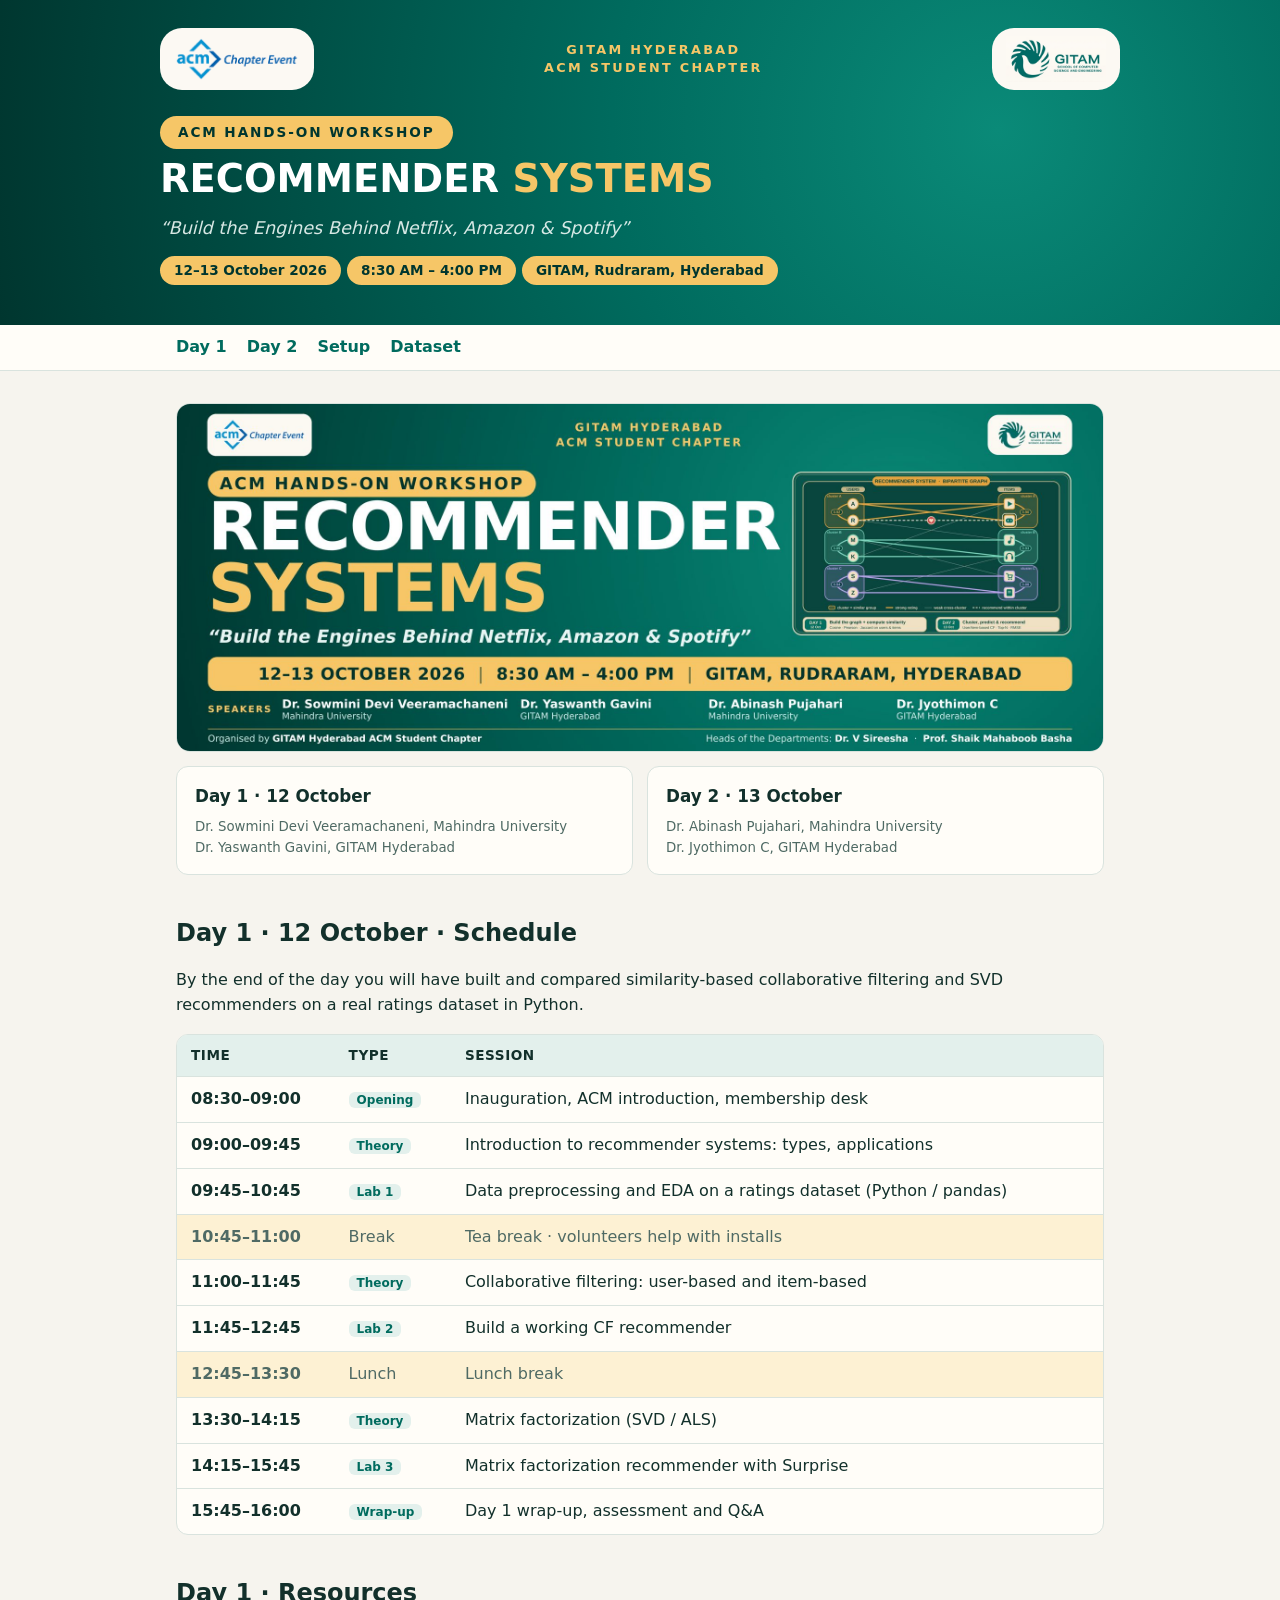
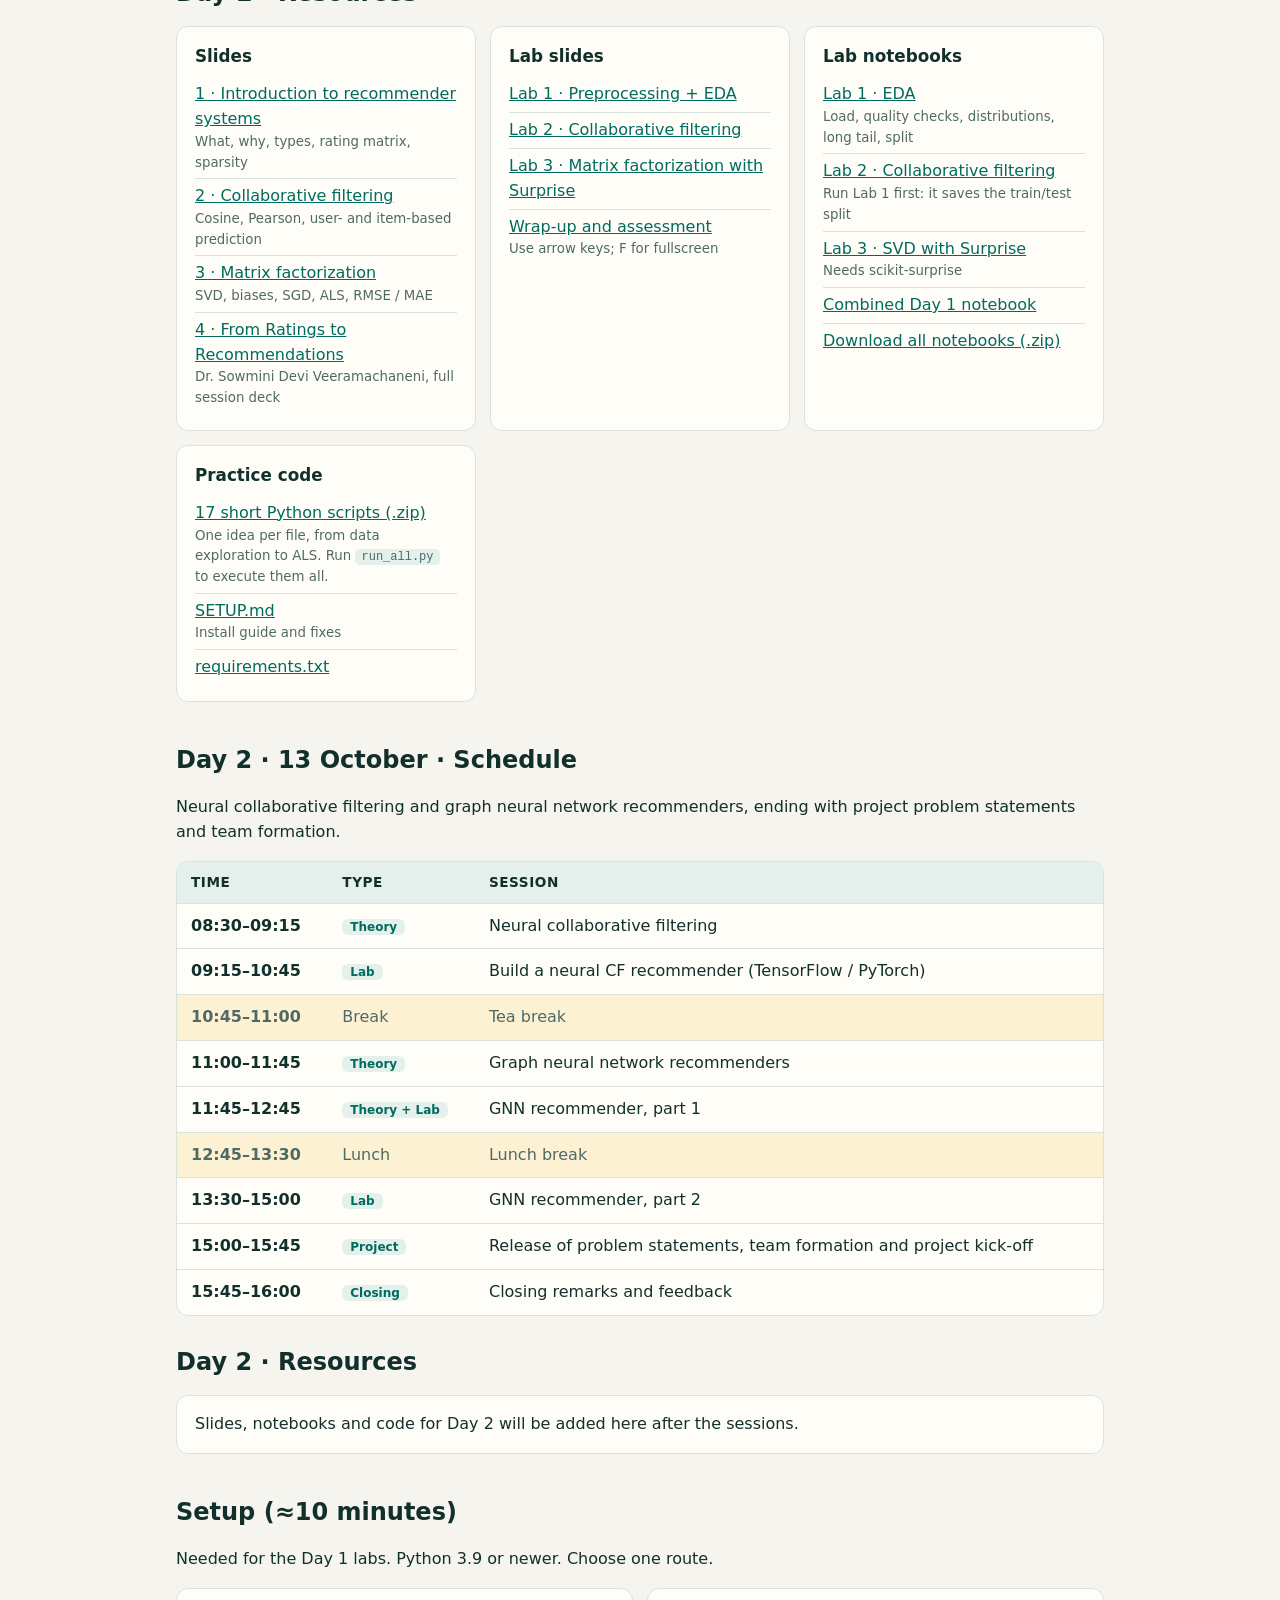
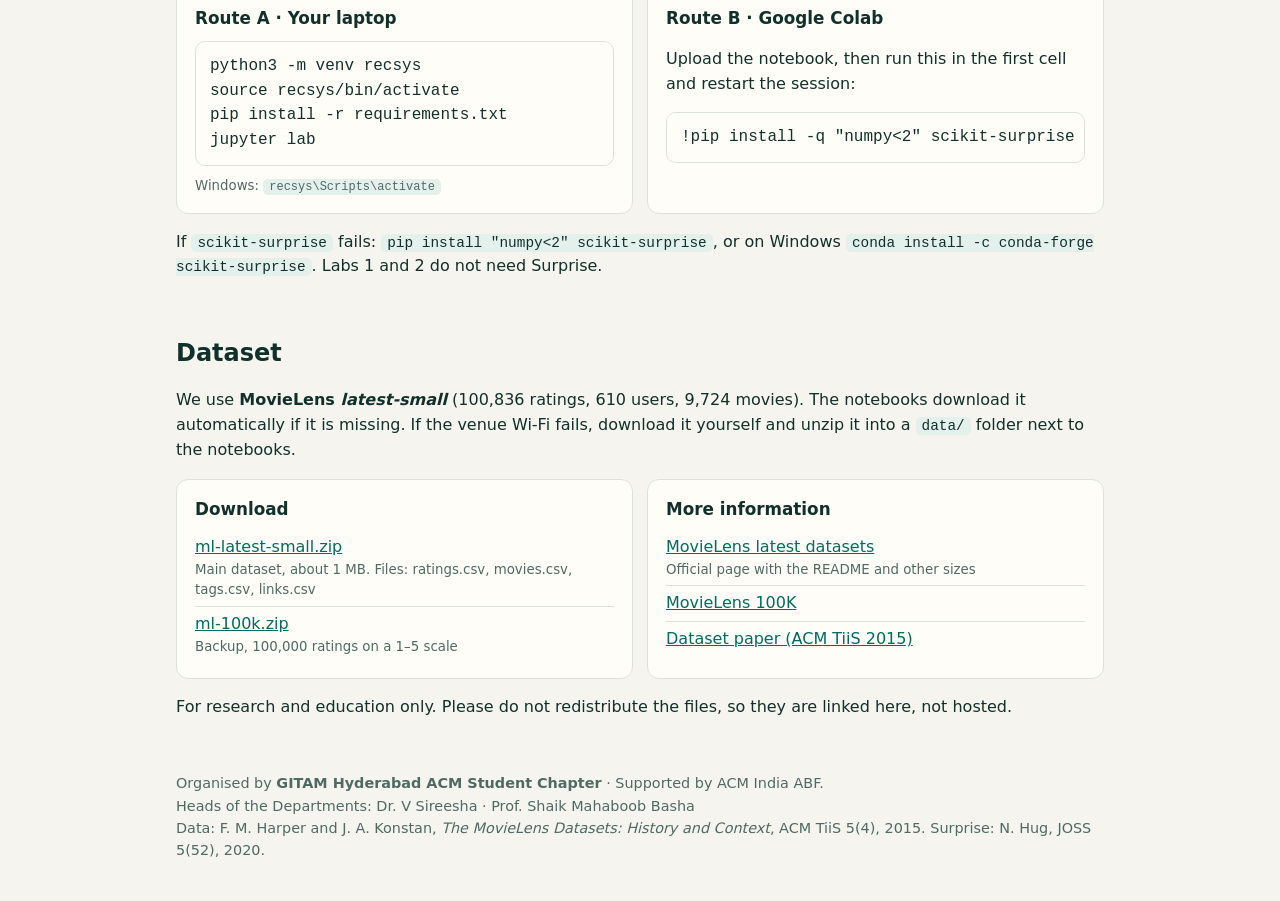
<file: index.html>
<!doctype html>
<html lang="en">
<head>
<meta charset="utf-8">
<meta name="viewport" content="width=device-width, initial-scale=1">
<title>Recommender Systems Workshop · Day 1</title>
<style>
:root{--bg:#f6f4ee;--card:#fffdf8;--ink:#12302b;--mute:#4f6a64;--acc:#006b5e;--acc2:#e3f0ec;--line:#d9e3de;--brk:#fdf1d3;--gold:#f6c667;--deep:#00362f}
@media (prefers-color-scheme:dark){:root{--bg:#0b1f1c;--card:#112b27;--ink:#e8f3f0;--mute:#9bb8b1;--acc:#5fd3bf;--acc2:#16342f;--line:#24453f;--brk:#2e2a14}}
*{box-sizing:border-box}
body{margin:0;background:var(--bg);color:var(--ink);font:16px/1.55 system-ui,-apple-system,Segoe UI,Roboto,sans-serif}
header{background:radial-gradient(circle at 78% 40%,#0a8a78 0%,#006b5e 38%,#00362f 100%);color:#fff;padding:28px 16px 40px}
.w{max-width:960px;margin:0 auto;padding:0 16px}
header .w{padding:0}
h1{margin:0 0 6px;font-size:clamp(1.6rem,4vw,2.4rem)}
header p{margin:4px 0;opacity:.92}
.pill{display:inline-block;background:var(--gold);color:var(--deep);border-radius:99px;padding:4px 14px;font-size:.85rem;font-weight:700;margin:10px 6px 0 0}
.top{display:flex;justify-content:space-between;align-items:center;gap:12px;margin-bottom:26px}
.logo{background:#fcf9f3;border-radius:22px;padding:8px 14px;display:flex;align-items:center}
.logo img{height:46px;width:auto;display:block}
.chap{color:var(--gold);font-weight:700;letter-spacing:.18em;text-transform:uppercase;font-size:.8rem;text-align:center;line-height:1.4}
.kick{display:inline-block;background:var(--gold);color:var(--deep);font-weight:800;letter-spacing:.14em;padding:6px 18px;border-radius:30px;font-size:.85rem}
header h1 span{color:var(--gold)}
.tagline{font-style:italic;font-size:1.1rem;color:#e9f5f2}
.poster{margin:0 0 8px}
.poster img{width:100%;height:auto;border-radius:14px;border:1px solid var(--line);display:block}
.hod{color:var(--mute);font-size:.9rem}
@media (max-width:560px){.top{flex-wrap:wrap}.chap{order:3;width:100%}.logo{padding:6px 10px;border-radius:16px}.logo img{height:32px}}
nav{position:sticky;top:0;background:var(--card);border-bottom:1px solid var(--line);z-index:5}
nav .w{display:flex;gap:20px;padding:10px 16px;overflow-x:auto}
nav a{color:var(--acc);text-decoration:none;font-weight:600;white-space:nowrap}
section{padding:32px 0 8px}
h2{margin:0 0 14px;font-size:1.5rem}
.tw{overflow-x:auto;background:var(--card);border:1px solid var(--line);border-radius:12px}
table{border-collapse:collapse;width:100%;min-width:620px}
th,td{text-align:left;padding:10px 14px;border-bottom:1px solid var(--line);vertical-align:top}
th{background:var(--acc2);color:var(--ink);font-size:.85rem;text-transform:uppercase;letter-spacing:.04em}
tr:last-child td{border-bottom:0}
td.t{white-space:nowrap;font-variant-numeric:tabular-nums;font-weight:600}
tr.brk td{background:var(--brk);color:var(--mute)}
.tag{font-size:.75rem;border-radius:6px;padding:1px 8px;background:var(--acc2);color:var(--acc);font-weight:600;white-space:nowrap}
.grid{display:grid;grid-template-columns:repeat(auto-fit,minmax(270px,1fr));gap:14px}
.card{background:var(--card);border:1px solid var(--line);border-radius:12px;padding:16px 18px}
.card h3{margin:0 0 8px;font-size:1.05rem}
.card ul{margin:0;padding-left:0;list-style:none}
.card li{padding:5px 0;border-top:1px solid var(--line)}
.card li:first-child{border-top:0}
.card small{color:var(--mute);display:block}
a{color:var(--acc)}
code{background:var(--acc2);padding:1px 6px;border-radius:5px;font-size:.9em}
pre{background:var(--card);border:1px solid var(--line);border-radius:10px;padding:12px 14px;overflow-x:auto;margin:10px 0}
footer{padding:28px 16px 40px;color:var(--mute);font-size:.9rem}
</style>
</head>
<body>
<header><div class="w">
  <div class="top"><div class="logo"><img src="assets/acm_logo.png" alt="ACM Chapter Event"></div>
    <div class="chap">GITAM Hyderabad<br>ACM Student Chapter</div>
    <div class="logo"><img src="assets/gitam_logo.png" alt="GITAM School of Computer Science and Engineering"></div></div>
  <span class="kick">ACM HANDS-ON WORKSHOP</span>
  <h1>RECOMMENDER <span>SYSTEMS</span></h1>
  <p class="tagline">&ldquo;Build the Engines Behind Netflix, Amazon &amp; Spotify&rdquo;</p>
  <span class="pill">12–13 October 2026</span><span class="pill">8:30 AM – 4:00 PM</span><span class="pill">GITAM, Rudraram, Hyderabad</span>
</div></header>
<nav><div class="w"><a href="#day1">Day 1</a><a href="#day2">Day 2</a><a href="#setup">Setup</a><a href="#data">Dataset</a></div></nav>

<main class="w">
<section id="about">
  <figure class="poster"><img src="assets/poster.jpg" alt="Workshop poster: Recommender Systems, 12–13 October 2026, GITAM Hyderabad"></figure>
  <div class="grid" style="margin-top:14px">
    <div class="card"><h3>Day 1 · 12 October</h3><small style="display:block">Dr. Sowmini Devi Veeramachaneni, Mahindra University<br>Dr. Yaswanth Gavini, GITAM Hyderabad</small></div>
    <div class="card"><h3>Day 2 · 13 October</h3><small style="display:block">Dr. Abinash Pujahari, Mahindra University<br>Dr. Jyothimon C, GITAM Hyderabad</small></div>
  </div>
</section>
<section id="day1">
  <h2>Day 1 · 12 October · Schedule</h2>
  <p>By the end of the day you will have built and compared similarity-based collaborative filtering and SVD recommenders on a real ratings dataset in Python.</p>
  <div class="tw"><table>
    <tr><th>Time</th><th>Type</th><th>Session</th></tr>
    <tr><td class="t">08:30–09:00</td><td><span class="tag">Opening</span></td><td>Inauguration, ACM introduction, membership desk</td></tr>
    <tr><td class="t">09:00–09:45</td><td><span class="tag">Theory</span></td><td>Introduction to recommender systems: types, applications</td></tr>
    <tr><td class="t">09:45–10:45</td><td><span class="tag">Lab 1</span></td><td>Data preprocessing and EDA on a ratings dataset (Python / pandas)</td></tr>
    <tr class="brk"><td class="t">10:45–11:00</td><td>Break</td><td>Tea break · volunteers help with installs</td></tr>
    <tr><td class="t">11:00–11:45</td><td><span class="tag">Theory</span></td><td>Collaborative filtering: user-based and item-based</td></tr>
    <tr><td class="t">11:45–12:45</td><td><span class="tag">Lab 2</span></td><td>Build a working CF recommender</td></tr>
    <tr class="brk"><td class="t">12:45–13:30</td><td>Lunch</td><td>Lunch break</td></tr>
    <tr><td class="t">13:30–14:15</td><td><span class="tag">Theory</span></td><td>Matrix factorization (SVD / ALS)</td></tr>
    <tr><td class="t">14:15–15:45</td><td><span class="tag">Lab 3</span></td><td>Matrix factorization recommender with Surprise</td></tr>
    <tr><td class="t">15:45–16:00</td><td><span class="tag">Wrap-up</span></td><td>Day 1 wrap-up, assessment and Q&amp;A</td></tr>
  </table></div>
</section>

<section id="day1-resources">
  <h2>Day 1 · Resources</h2>
  <div class="grid">
    <div class="card"><h3>Slides</h3><ul>
      <li><a href="resources/theory/01_intro_recsys.pdf">1 · Introduction to recommender systems</a><small>What, why, types, rating matrix, sparsity</small></li>
      <li><a href="resources/theory/02_collaborative_filtering.pdf">2 · Collaborative filtering</a><small>Cosine, Pearson, user- and item-based prediction</small></li>
      <li><a href="resources/theory/03_matrix_factorization.pdf">3 · Matrix factorization</a><small>SVD, biases, SGD, ALS, RMSE / MAE</small></li>
      <li><a href="resources/theory/04_Ratings_to_Recommendations_Sowmini.pdf">4 · From Ratings to Recommendations</a><small>Dr. Sowmini Devi Veeramachaneni, full session deck</small></li>
    </ul></div>
    <div class="card"><h3>Lab slides</h3><ul>
      <li><a href="labs/lab1.html">Lab 1 · Preprocessing + EDA</a></li>
      <li><a href="labs/lab2.html">Lab 2 · Collaborative filtering</a></li>
      <li><a href="labs/lab3.html">Lab 3 · Matrix factorization with Surprise</a></li>
      <li><a href="labs/wrapup.html">Wrap-up and assessment</a><small>Use arrow keys; F for fullscreen</small></li>
    </ul></div>
    <div class="card"><h3>Lab notebooks</h3><ul>
      <li><a href="resources/notebooks/Lab1_EDA.ipynb">Lab 1 · EDA</a><small>Load, quality checks, distributions, long tail, split</small></li>
      <li><a href="resources/notebooks/Lab2_Collaborative_Filtering.ipynb">Lab 2 · Collaborative filtering</a><small>Run Lab 1 first: it saves the train/test split</small></li>
      <li><a href="resources/notebooks/Lab3_Matrix_Factorization_SVD.ipynb">Lab 3 · SVD with Surprise</a><small>Needs scikit-surprise</small></li>
      <li><a href="resources/notebooks/Day1_Recommender.ipynb">Combined Day 1 notebook</a></li>
      <li><a href="resources/notebooks/student_notebooks.zip">Download all notebooks (.zip)</a></li>
    </ul></div>
    <div class="card"><h3>Practice code</h3><ul>
      <li><a href="resources/code/recsys_simple_code.zip">17 short Python scripts (.zip)</a><small>One idea per file, from data exploration to ALS. Run <code>run_all.py</code> to execute them all.</small></li>
      <li><a href="resources/SETUP.md">SETUP.md</a><small>Install guide and fixes</small></li>
      <li><a href="resources/requirements.txt">requirements.txt</a></li>
    </ul></div>
  </div>
</section>

<section id="day2">
  <h2>Day 2 · 13 October · Schedule</h2>
  <p>Neural collaborative filtering and graph neural network recommenders, ending with project problem statements and team formation.</p>
  <div class="tw"><table>
    <tr><th>Time</th><th>Type</th><th>Session</th></tr>
    <tr><td class="t">08:30–09:15</td><td><span class="tag">Theory</span></td><td>Neural collaborative filtering</td></tr>
    <tr><td class="t">09:15–10:45</td><td><span class="tag">Lab</span></td><td>Build a neural CF recommender (TensorFlow / PyTorch)</td></tr>
    <tr class="brk"><td class="t">10:45–11:00</td><td>Break</td><td>Tea break</td></tr>
    <tr><td class="t">11:00–11:45</td><td><span class="tag">Theory</span></td><td>Graph neural network recommenders</td></tr>
    <tr><td class="t">11:45–12:45</td><td><span class="tag">Theory + Lab</span></td><td>GNN recommender, part 1</td></tr>
    <tr class="brk"><td class="t">12:45–13:30</td><td>Lunch</td><td>Lunch break</td></tr>
    <tr><td class="t">13:30–15:00</td><td><span class="tag">Lab</span></td><td>GNN recommender, part 2</td></tr>
    <tr><td class="t">15:00–15:45</td><td><span class="tag">Project</span></td><td>Release of problem statements, team formation and project kick-off</td></tr>
    <tr><td class="t">15:45–16:00</td><td><span class="tag">Closing</span></td><td>Closing remarks and feedback</td></tr>
  </table></div>
  <h2 style="margin-top:28px">Day 2 · Resources</h2>
  <div class="card"><p style="margin:0">Slides, notebooks and code for Day 2 will be added here after the sessions.</p></div>
</section>

<section id="setup">
  <h2>Setup (≈10 minutes)</h2>
  <p>Needed for the Day 1 labs. Python 3.9 or newer. Choose one route.</p>
  <div class="grid">
    <div class="card"><h3>Route A · Your laptop</h3>
<pre>python3 -m venv recsys
source recsys/bin/activate
pip install -r requirements.txt
jupyter lab</pre>
      <small>Windows: <code>recsys\Scripts\activate</code></small></div>
    <div class="card"><h3>Route B · Google Colab</h3>
      <p>Upload the notebook, then run this in the first cell and restart the session:</p>
<pre>!pip install -q "numpy&lt;2" scikit-surprise</pre></div>
  </div>
  <p>If <code>scikit-surprise</code> fails: <code>pip install "numpy&lt;2" scikit-surprise</code>, or on Windows <code>conda install -c conda-forge scikit-surprise</code>. Labs 1 and 2 do not need Surprise.</p>
</section>

<section id="data">
  <h2>Dataset</h2>
  <p>We use <strong>MovieLens <em>latest-small</em></strong> (100,836 ratings, 610 users, 9,724 movies). The notebooks download it automatically if it is missing. If the venue Wi-Fi fails, download it yourself and unzip it into a <code>data/</code> folder next to the notebooks.</p>
  <div class="grid">
    <div class="card"><h3>Download</h3><ul>
      <li><a href="https://files.grouplens.org/datasets/movielens/ml-latest-small.zip">ml-latest-small.zip</a><small>Main dataset, about 1 MB. Files: ratings.csv, movies.csv, tags.csv, links.csv</small></li>
      <li><a href="https://files.grouplens.org/datasets/movielens/ml-100k.zip">ml-100k.zip</a><small>Backup, 100,000 ratings on a 1–5 scale</small></li>
    </ul></div>
    <div class="card"><h3>More information</h3><ul>
      <li><a href="https://grouplens.org/datasets/movielens/latest/">MovieLens latest datasets</a><small>Official page with the README and other sizes</small></li>
      <li><a href="https://grouplens.org/datasets/movielens/100k/">MovieLens 100K</a></li>
      <li><a href="https://doi.org/10.1145/2827872">Dataset paper (ACM TiiS 2015)</a></li>
    </ul></div>
  </div>
  <p>For research and education only. Please do not redistribute the files, so they are linked here, not hosted.</p>
</section>
</main>

<footer><div class="w">
  Organised by <strong>GITAM Hyderabad ACM Student Chapter</strong> · Supported by ACM India ABF.<br>
  <span class="hod">Heads of the Departments: Dr. V Sireesha · Prof. Shaik Mahaboob Basha</span><br>
  Data: F. M. Harper and J. A. Konstan, <em>The MovieLens Datasets: History and Context</em>, ACM TiiS 5(4), 2015. Surprise: N. Hug, JOSS 5(52), 2020.
</div></footer>
</body>
</html>
</file>
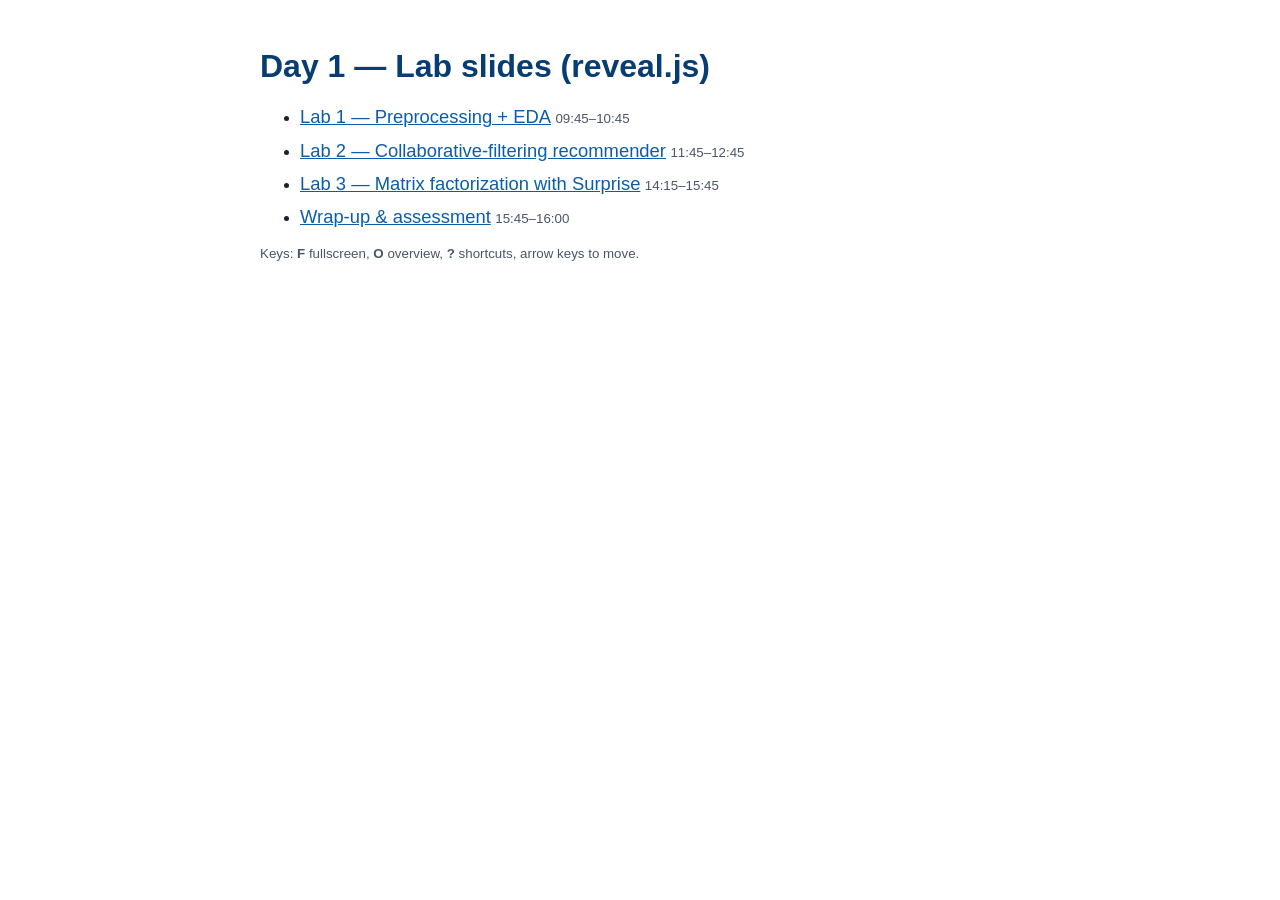
<file: labs/index.html>
<!doctype html><html lang="en"><head><meta charset="utf-8"><title>ACM RecSys Workshop – Day 1 Lab Slides</title>
<style>body{font-family:Inter,Segoe UI,Arial,sans-serif;max-width:760px;margin:3em auto;padding:0 1em;color:#1a202c}h1{color:#083d73}a{color:#0b5cab;font-size:1.15em}li{margin:.7em 0}small{color:#4a5568}</style></head>
<body><h1>Day 1 — Lab slides (reveal.js)</h1>
<ul>
<li><a href="lab1.html">Lab 1 — Preprocessing + EDA</a> <small>09:45–10:45</small></li>
<li><a href="lab2.html">Lab 2 — Collaborative-filtering recommender</a> <small>11:45–12:45</small></li>
<li><a href="lab3.html">Lab 3 — Matrix factorization with Surprise</a> <small>14:15–15:45</small></li>
<li><a href="wrapup.html">Wrap-up &amp; assessment</a> <small>15:45–16:00</small></li></ul>
<p><small>Keys: <b>F</b> fullscreen, <b>O</b> overview, <b>?</b> shortcuts, arrow keys to move.</small></p></body></html>
</file>
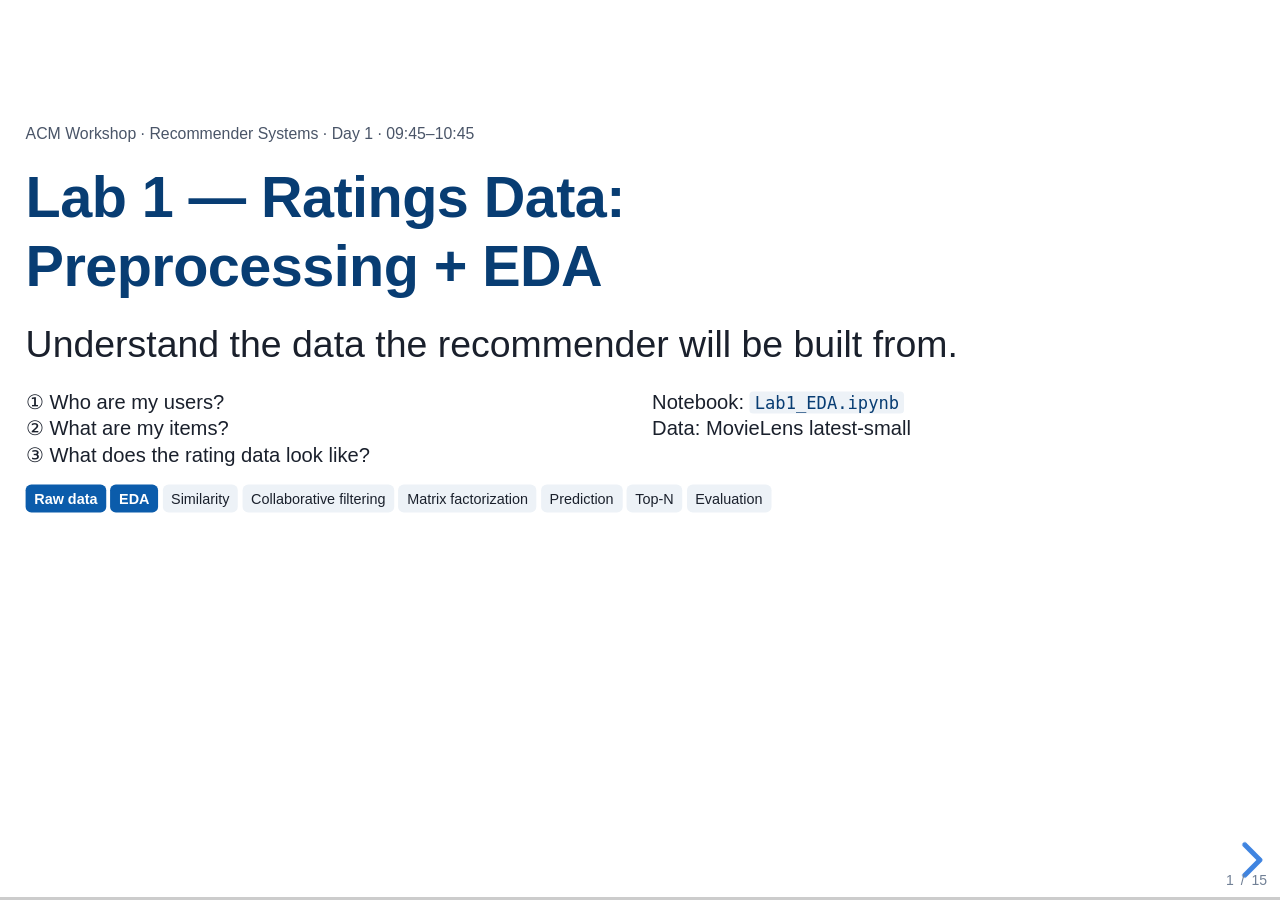
<file: labs/lab1.html>
<!doctype html><html lang="en"><head><meta charset="utf-8"><meta name="viewport" content="width=device-width,initial-scale=1">
<title>Lab 1 — EDA</title>
<link rel="stylesheet" href="vendor/reveal.js/dist/reset.css"><link rel="stylesheet" href="vendor/reveal.js/dist/reveal.css">
<link rel="stylesheet" href="vendor/reveal.js/dist/theme/white.css"><link rel="stylesheet" href="vendor/reveal.js/plugin/highlight/monokai.css">
<link rel="stylesheet" href="vendor/katex/dist/katex.min.css"><link rel="stylesheet" href="assets/acm.css"></head>
<body><div class="reveal"><div class="slides">
<section >
<div class="title-slide"><p class="tiny">ACM Workshop · Recommender Systems · Day 1 · 09:45–10:45</p>
<h1>Lab 1 — Ratings Data:<br>Preprocessing + EDA</h1>
<p class="big">Understand the data the recommender will be built from.</p>
<div class="cols small"><div>① Who are my users?<br>② What are my items?<br>③ What does the rating data look like?</div>
<div>Notebook: <code class="inline">Lab1_EDA.ipynb</code><br>Data: MovieLens latest-small</div></div><div class="pipeline"><span class="on">Raw data</span><span class="on">EDA</span><span class="">Similarity</span><span class="">Collaborative filtering</span><span class="">Matrix factorization</span><span class="">Prediction</span><span class="">Top-N</span><span class="">Evaluation</span></div></div></section>
<section ><h2>Setup check (5 min)</h2>
<div class="cols"><div>
<h3>Everyone should have</h3><ul><li>Python 3.9+ / Jupyter / Colab</li><li><code>pandas numpy matplotlib scikit-learn</code></li><li><code>scikit-surprise</code> (needed in Lab 3)</li><li>The workshop folder with <code>data/</code></li></ul></div>
<div><pre><code class="language-python" data-trim data-noescape>import pandas as pd, numpy as np
import matplotlib.pyplot as plt
print(pd.__version__, np.__version__)
import surprise; print(surprise.__version__)</code></pre>
<div class="box warn">Surprise fails to <b>install</b> on some laptops → use Colab: <code>!pip install scikit-surprise</code> (or <code>numpy&lt;2</code>)</div></div></div></section>
<section ><h2>Step 1 — Load the dataset</h2>
<pre><code class="language-python" data-trim data-noescape>ratings = pd.read_csv(DATA / &quot;ratings.csv&quot;)
movies  = pd.read_csv(DATA / &quot;movies.csv&quot;)
ratings.head()</code></pre>
<pre class="out"><code class="nohighlight" data-trim>   userId  movieId  rating  timestamp
0       1        1     4.0  964982703
1       1        3     4.0  964981247
2       1        6     4.0  964982224
3       1       47     5.0  964983815
4       1       50     5.0  964982931</code></pre>
<p class="small"><b>MovieLens latest-small:</b> 100,836 ratings · 610 users · 9,724 movies · 1996–2018 · every user has ≥ 20 ratings</p></section>
<section ><h2>Step 2 — Shape, types, counts</h2>
<pre><code class="language-python" data-trim data-noescape>print(&quot;ratings:&quot;, ratings.shape, &quot;| movies:&quot;, movies.shape)
ratings.info()
n_users, n_items, n_ratings = ratings.userId.nunique(), ratings.movieId.nunique(), len(ratings)</code></pre>
<pre class="out"><code class="nohighlight" data-trim>ratings: (100836, 4) | movies: (9742, 3)
users   : 610
movies  : 9,724  (catalogue has 9,742; some are never rated)
ratings : 100,836</code></pre>
<div class="box warn"><b>Key insight:</b> 18 catalogue movies have <i>no ratings at all</i> → a collaborative model cannot recommend them.</div></section>
<section ><h2>Step 3 — Data quality</h2>
<pre><code class="language-python" data-trim data-noescape>ratings.isnull().sum()
ratings.duplicated().sum()
ratings.duplicated([&quot;userId&quot;, &quot;movieId&quot;]).sum()   # the important one
ratings.describe().round(2)</code></pre>
<pre class="out"><code class="nohighlight" data-trim>missing values per column: all 0
fully duplicated rows        : 0
duplicate (user, movie) pairs: 0
rating  min 0.5  25% 3.0  50% 3.5  75% 4.0  max 5.0  mean 3.50</code></pre>
<div class="box ask"><b>Your turn (2 min):</b> Why check duplicates of the <i>pair</i> (user, movie) rather than whole rows?</div></section>
<section ><h2>Step 4 — Rating distribution</h2>
<div class="cols"><div><img src="img/lab1_rating_dist.png" style=""></div><div>
<ul class="small"><li>Skewed positive: mode = <b>4.0</b>, mean = 3.50</li><li>Whole stars used more than half-stars</li><li>Few 0.5–1.5 ratings</li></ul>
<div class="box warn"><b>Selection bias:</b> people rate what they chose to watch. 3.5 ≠ “average movie”.</div>
<div class="box good">The global mean (3.5) is already a baseline. <b>Any model must beat it.</b></div></div></div></section>
<section ><h2>Step 5 — Who are my users?</h2>
<div class="cols"><div><img src="img/lab1_user_activity.png" style=""></div><div>
<pre class="out"><code class="nohighlight" data-trim>count    610
mean     165.3
median    70.5
min       20
max     2698
Top 10% of users → 48% of ratings</code></pre>
<ul class="small"><li>Heavy-tailed: a few <b>power users</b></li><li>Typical user: ~70 ratings</li></ul></div></div></section>
<section ><h2>Step 5b — Users differ in how they rate</h2>
<div class="cols"><div><img src="img/lab1_user_mean.png" style=""></div><div>
<ul><li>User means range from <b>1.3</b> to <b>5.0</b></li><li>Some users are generous, some harsh</li></ul>
<div class="box good"><b>User bias.</b> A 4 from a harsh user means more than a 4 from a generous one.<br>→ Lab 2: <b>mean-centre</b> ratings<br>→ Lab 3: bias term <b>b<sub>u</sub></b></div></div></div></section>
<section ><h2>Step 6 — What are my items? (the long tail)</h2>
<div class="cols"><div><img src="img/lab1_long_tail.png" style=""></div><div>
<pre class="out"><code class="nohighlight" data-trim>ratings per movie:
  median 3 · mean 10.4 · max 329
  35% of movies have exactly 1 rating
Most rated: Forrest Gump (329),
 Shawshank (317), Pulp Fiction (307)</code></pre>
<ul class="small"><li>A few blockbusters, a very long tail</li><li>→ <b>popularity bias</b></li></ul></div></div></section>
<section ><h2>Step 6b — Don&#x27;t trust averages without counts</h2>
<div class="cols"><div><h3>Top-rated — no minimum count</h3>
<pre class="out"><code class="nohighlight" data-trim>Lamerica (1994)              n=2   5.0
Heidi Fleiss: Hollywood Madam n=2  5.0
Awfully Big Adventure, An    n=1   5.0
Live Nude Girls (1995)       n=1   5.0</code></pre></div>
<div><h3>Top-rated — at least 50 ratings</h3>
<pre class="out"><code class="nohighlight" data-trim>Shawshank Redemption  n=317  4.43
Godfather, The        n=192  4.29
Fight Club            n=218  4.27
Cool Hand Luke        n=57   4.27</code></pre></div></div>
<div class="box warn">A single 5★ makes a movie “the best ever”. Every recommender needs a <b>support threshold</b> or <b>shrinkage</b> — we use both in Lab 2.</div></section>
<section ><h2>Step 7 — Cold start, quantified</h2>
<pre><code class="language-python" data-trim data-noescape>for k in [1, 5, 10, 20]:
    print(f&quot;movies with &lt;= {k:&gt;2} ratings: {(per_item &lt;= k).sum():&gt;5,} ({(per_item &lt;= k).mean():.1%})&quot;)</code></pre>
<pre class="out"><code class="nohighlight" data-trim>movies with &lt;=  1 ratings: 3,446  (35.4%)
movies with &lt;=  5 ratings: 6,456  (66.4%)
movies with &lt;= 10 ratings: 7,603  (78.2%)
movies with &lt;= 20 ratings: 8,489  (87.3%)
movies in the catalogue with ZERO ratings: 18</code></pre>
<div class="box ask"><b>Pairs (2 min):</b> What should the system do for (a) a brand-new <i>user</i>? (b) a brand-new <i>movie</i>?</div></section>
<section ><h2>Step 8 — The user–item matrix  ⭐</h2>
<pre><code class="language-python" data-trim data-noescape>user_item = ratings.pivot_table(index=&quot;userId&quot;, columns=&quot;movieId&quot;, values=&quot;rating&quot;)
print(user_item.shape)
print(f&quot;sparsity: {1 - user_item.notna().sum().sum() / user_item.size:.2%} of the matrix is EMPTY&quot;)</code></pre>
<pre class="out"><code class="nohighlight" data-trim>(610, 9724)
possible cells : 5,931,640
observed cells :   100,836
sparsity       : 98.30% of the matrix is EMPTY</code></pre>
<img src="img/lab1_sparsity.png" style="max-height:330px"></section>
<section ><h2>Step 9 — Train / test split (saved for Labs 2 &amp; 3)</h2>
<pre><code class="language-python" data-trim data-noescape>from sklearn.model_selection import train_test_split
train, test = train_test_split(ratings[[&quot;userId&quot;,&quot;movieId&quot;,&quot;rating&quot;]], test_size=0.2, random_state=42)
train.to_csv(PROC/&quot;train.csv&quot;, index=False); test.to_csv(PROC/&quot;test.csv&quot;, index=False)</code></pre>
<pre class="out"><code class="nohighlight" data-trim>train: 80,668   test: 20,168
test rows whose user  is unseen in train: 0
test rows whose movie is unseen in train: 813 (4.0%)</code></pre>
<ul class="small"><li>Same split in <b>every</b> lab → comparable RMSE numbers</li><li>4% of test ratings are on movies never seen in training = <b>cold start in the test set</b></li></ul></section>
<section ><h2>Your turn — exercises (last 8 min)</h2>
<div class="ex"><b>E1.</b> Which genre has the highest mean rating among genres with ≥ 1,000 ratings? The lowest?</div>
<div class="ex"><b>E2.</b> The 5 harshest users (≥ 50 ratings). How would they distort a naive “average of neighbours” prediction?</div>
<div class="ex"><b>E3.</b> What fraction of all ratings goes to the 100 most-rated movies?</div>
<details class="small"><summary>Answers</summary>E1: War 3.81 (high) · Horror 3.26 (low). E2: users 139, 153, 567, 298, 517 (mean 2.1–2.4). E3: 16.1 %.</details></section>
<section ><h2>Lab 1 recap → what we learned</h2>
<table><tr><th>We found</th><th>It means</th><th>Where it matters</th></tr>
<tr><td>98.3% of matrix empty</td><td>sparsity</td><td>Similarity (Lab 2), MF (Lab 3)</td></tr>
<tr><td>Power users, long tail</td><td>popularity bias</td><td>Top-N lists, evaluation</td></tr>
<tr><td>User &amp; item averages differ</td><td>biases</td><td>mean-centring, b<sub>u</sub>, b<sub>i</sub></td></tr>
<tr><td>35% of movies: 1 rating</td><td>cold start</td><td>support thresholds, hybrids</td></tr>
<tr><td>Global mean RMSE ≈ 1.05</td><td>baseline to beat</td><td>all later labs</td></tr></table>
<p class="big center">☕ Break 10:45–11:00 → then <b>Collaborative Filtering</b> theory</p>
<p class="center small"><i>“How can we fill those empty cells using other users’ behaviour?”</i></p><div class="pipeline"><span class="on">Raw data</span><span class="on">EDA</span><span class="on">Similarity</span><span class="">Collaborative filtering</span><span class="">Matrix factorization</span><span class="">Prediction</span><span class="">Top-N</span><span class="">Evaluation</span></div></section>
</div></div>
<script src="vendor/reveal.js/dist/reveal.js"></script>
<script src="vendor/reveal.js/plugin/highlight/highlight.js"></script>
<script src="vendor/reveal.js/plugin/math/math.js"></script>
<script>Reveal.initialize({hash:true,slideNumber:'c/t',width:1280,height:720,margin:0.04,center:false,transition:'fade',controls:true,progress:true,
 katex:{local:'vendor/katex'},plugins:[RevealHighlight,RevealMath.KaTeX]});</script>
</body></html>
</file>
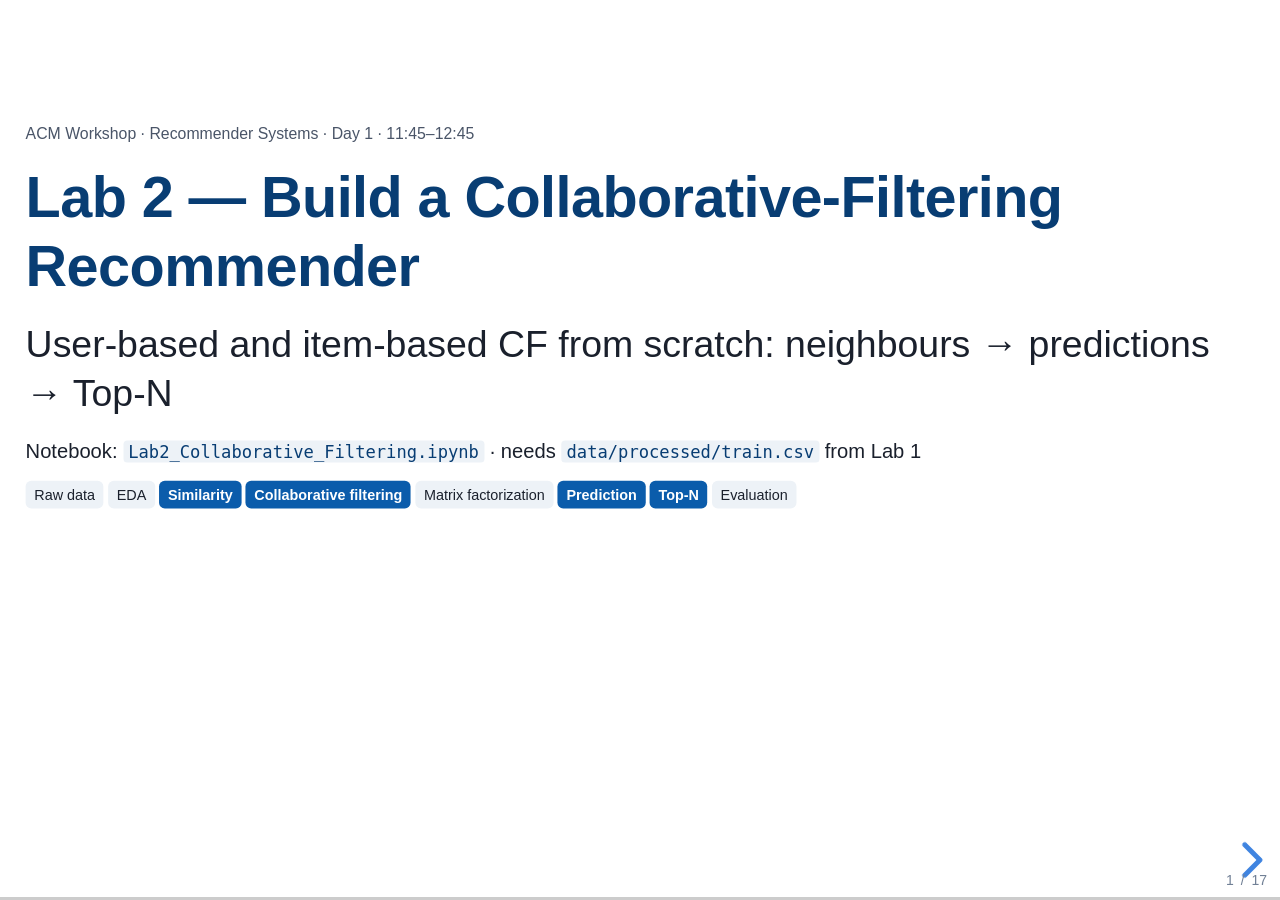
<file: labs/lab2.html>
<!doctype html><html lang="en"><head><meta charset="utf-8"><meta name="viewport" content="width=device-width,initial-scale=1">
<title>Lab 2 — Collaborative Filtering</title>
<link rel="stylesheet" href="vendor/reveal.js/dist/reset.css"><link rel="stylesheet" href="vendor/reveal.js/dist/reveal.css">
<link rel="stylesheet" href="vendor/reveal.js/dist/theme/white.css"><link rel="stylesheet" href="vendor/reveal.js/plugin/highlight/monokai.css">
<link rel="stylesheet" href="vendor/katex/dist/katex.min.css"><link rel="stylesheet" href="assets/acm.css"></head>
<body><div class="reveal"><div class="slides">
<section >
<div class="title-slide"><p class="tiny">ACM Workshop · Recommender Systems · Day 1 · 11:45–12:45</p>
<h1>Lab 2 — Build a Collaborative-Filtering Recommender</h1>
<p class="big">User-based and item-based CF from scratch: neighbours → predictions → Top-N</p>
<div class="small">Notebook: <code class="inline">Lab2_Collaborative_Filtering.ipynb</code> · needs <code class="inline">data/processed/train.csv</code> from Lab 1</div><div class="pipeline"><span class="">Raw data</span><span class="">EDA</span><span class="on">Similarity</span><span class="on">Collaborative filtering</span><span class="">Matrix factorization</span><span class="on">Prediction</span><span class="on">Top-N</span><span class="">Evaluation</span></div></div></section>
<section ><h2>Step 1 — Similarity on a toy example</h2>
<div class="cols"><div>
<pre><code class="language-python" data-trim data-noescape>toy = pd.DataFrame({&quot;LOTR&quot;:[5,5,1],&quot;Matrix&quot;:[5,4,1],&quot;Titanic&quot;:[1,1,5]}, index=list(&quot;ABC&quot;))
cosine_similarity(toy)</code></pre>
<pre class="out"><code class="nohighlight" data-trim>cosine (raw ratings)
      A      B      C
A  1.000  0.994  0.404
B  0.994  1.000  0.416
C  0.404  0.416  1.000</code></pre></div>
<div><div class="box warn">A and C <b>disagree on everything</b>, yet raw cosine says 0.40.<br>All ratings are positive → vectors point in a similar direction.</div>
<p class="small">By hand (A,B): <br>$\cos=\dfrac{5\cdot5+5\cdot4+1\cdot1}{\sqrt{51}\sqrt{42}}\approx 0.994$</p></div></div></section>
<section ><h2>Step 1b — Mean-centre, then cosine</h2>
<div class="cols"><div>
<pre><code class="language-python" data-trim data-noescape>centred = toy.sub(toy.mean(axis=1), axis=0)
cosine_similarity(centred)</code></pre>
<pre class="out"><code class="nohighlight" data-trim>centred ratings        cosine on centred
      LOTR Matrix Titanic        A      B      C
A     1.33   1.33  -2.67   A  1.000  0.971 -1.000
B     1.67   0.67  -2.33   B  0.971  1.000 -0.971
C    -1.33  -1.33   2.67   C -1.000 -0.971  1.000</code></pre></div>
<div><div class="box good">Now A≈B (+0.97) and A, C are <b>opposites</b> (−1.0).</div>
<p>This is (almost) the <b>Pearson correlation</b>.</p>
<p class="small">“above my average” → positive<br>“below my average” → negative<br>→ removes <b>user bias</b> (Lab 1 §5b)</p></div></div></section>
<section ><h2>Step 2 — The training matrix in NumPy</h2>
<pre><code class="language-python" data-trim data-noescape>R = np.full((n_users, n_items), np.nan)          # NaN = unknown
R[train.userId.map(u_idx), train.movieId.map(i_idx)] = train.rating.values
M    = ~np.isnan(R)                               # mask of known cells
mu_u = np.nanmean(R, axis=1)                      # each user&#x27;s mean
Rc   = np.where(M, R - mu_u[:, None], 0.0)        # centred, unknown → 0</code></pre>
<pre class="out"><code class="nohighlight" data-trim>R: (610, 9724) | known cells: 80,668 | sparsity 98.64%</code></pre>
<div class="box">Only <b>training</b> ratings go in. The 20% test ratings stay hidden until evaluation.</div>
<p class="small">Unknown → 0 <i>after centring</i> means “no opinion” (it is the user’s average) — not “hated it”.</p></section>
<section ><h2>Step 3 — Who are user 10&#x27;s neighbours?</h2>
<pre><code class="language-python" data-trim data-noescape>S_uu = build_S_uu()                       # centred-cosine similarity, 610 × 610
s = S_uu[u_idx[10]]; nn = np.argsort(-s)[:10]</code></pre>
<pre class="out"><code class="nohighlight" data-trim>neighbour  similarity  # movies in common  # ratings
      173       0.109                   2         21
      399       0.094                  10         30
      443       0.085                   7         30
      159       0.084                  19         70
       59       0.084                   3         90
      192       0.082                   2         14</code></pre>
<div class="box warn"><b>Look carefully:</b> top similarities are tiny (~0.1) and rest on 2–19 shared movies. In sparse data, similarity is <b>unreliable</b>.</div></section>
<section ><h2>Step 3b — What does user 10 like?</h2>
<div class="cols"><div>
<pre class="out"><code class="nohighlight" data-trim>User 10: 102 training ratings, mean 3.16
Favourites (5★):
 The Intern (2015)
 Skyfall (2012)
 The Dark Knight Rises (2012)
 The Notebook (2004)
 Troy (2004)
 First Daughter (2004)
 Despicable Me (2010)
 The King&#x27;s Speech (2010)</code></pre></div>
<div><div class="box">A <b>mainstream-2000s taste</b>: romance, family, blockbuster action.<br>We can now judge whether recommendations <i>make sense</i> — the most important sanity check in a recsys.</div>
<p class="small">Habit: always look at a real user’s history before trusting a metric.</p></div></div></section>
<section ><h2>Step 4 — Predict and recommend</h2>
<pre><code class="language-python" data-trim data-noescape>def predict_ui(s, j, k=20):
    r = raters[j]                                   # users who rated movie j
    sr = s[r]
    if len(r) &gt; k: top = np.argpartition(-sr, k-1)[:k]; r, sr = r[top], sr[top]   # k most similar raters
    pos = sr &gt; 0; r, sr = r[pos], sr[pos]            # positive similarity only
    return (sr @ Rc[r, j]) / np.abs(sr).sum(), len(r)   # weighted avg of centred ratings</code></pre>
$$\hat r_{ui}=\bar r_u+\frac{\sum_{v\in N_k(u,i)} s_{uv}(r_{vi}-\bar r_v)}{\sum_{v\in N_k(u,i)}|s_{uv}|}$$
<p class="small"><b>N<sub>k</sub>(u,i)</b> = the k most similar users <i>who rated i</i>. Then: rank unrated movies by prediction, drop the unreliable ones.</p></section>
<section ><h2>Step 5 — Top-5 for user 10</h2>
<pre><code class="language-python" data-trim data-noescape>recommend_user_cf(10, k=20)</code></pre>
<pre class="out"><code class="nohighlight" data-trim>                                                  title  pred  #neighbours  #ratings
For a Few Dollars More (1965)                     4.40      5        23
Thank You for Smoking (2006)                      4.24      3        28
Dog Day Afternoon (1975)                          4.10      7        27
Fantasia (1940)                                   4.09     10        39
Dr. Horrible&#x27;s Sing-Along Blog (2008)             4.08      6        20</code></pre>
<div class="box ask"><b>Do they make sense?</b> Compare with your guess and with user 10’s favourites. Are they obviously “user 10” movies?</div></section>
<section ><h2>Why we need support guards</h2>
<div class="cols"><div><h3>With guards (min_pop=20, support≥3)</h3>
<pre class="out"><code class="nohighlight" data-trim>For a Few Dollars More   4.40  (5 nb)
Thank You for Smoking    4.24  (3 nb)
Dog Day Afternoon        4.10  (7 nb)</code></pre></div>
<div><h3>Without (min_pop=0, support≥1)</h3>
<pre class="out"><code class="nohighlight" data-trim>The Jungle Book (2016)       5.0  (1 nb, 10 ratings)
Submarine (2010)             5.0  (1 nb,  3 ratings)
Bossa Nova (2000)            5.0  (1 nb,  1 rating)
Call Me by Your Name (2017)  5.0  (1 nb,  4 ratings)</code></pre></div></div>
<div class="box warn">A movie rated 5★ by <b>one</b> neighbour gets predicted 5.0 — the same “single 5★ = best ever” trap as Lab 1 §6b.<br><b>Rule:</b> require evidence (support) before you recommend.</div></section>
<section ><h2>The k experiment: how many neighbours?</h2>
<pre class="out"><code class="nohighlight" data-trim>--- k = 2 ---                                   pred  # used
The Jungle Book (1967)                          4.77    2
The Hobbit: An Unexpected Journey (2012)        4.73    2
Monty Python&#x27;s Life of Brian (1979)             4.71    2
--- k = 20 ---
For a Few Dollars More (1965)                   4.40    5
Thank You for Smoking (2006)                    4.24    3
--- k = 50 ---  (identical to k = 20 !)</code></pre>
<div class="box ask"><b>Why is k = 20 identical to k = 50?</b></div>
<p class="small">Each candidate was rated by only 3–10 positively-similar users. If fewer than k neighbours rated a movie, a larger k changes nothing → <b>sparsity, not k, limits the neighbourhood.</b></p></section>
<section ><h2>Step 6 — Item-based CF</h2>
<div class="cols"><div>
<pre><code class="language-python" data-trim data-noescape>S_item = (Xi.T @ Xi) / outer(nrm, nrm)   # adjusted cosine
similar_movies(1)       # Toy Story</code></pre>
<pre class="out"><code class="nohighlight" data-trim>Toy Story 2 (1999)                   0.308
Aladdin (1992)                       0.298
Toy Story 3 (2010)                   0.282
Finding Nemo (2003)                  0.277
Wallace &amp; Gromit: Wrong Trousers     0.247
The Incredibles (2004)               0.243</code></pre></div>
<div><pre class="out"><code class="nohighlight" data-trim>The Matrix (1999) →
Fight Club (1999)                    0.360
Pulp Fiction (1994)                  0.314
Memento (2000)                       0.313
Star Wars V (1980)                   0.298
Gattaca (1997)                       0.285</code></pre>
<div class="box good"><b>No genre data was used.</b> These neighbours exist purely because the same people rated them alike.</div></div></div></section>
<section ><h2>Item-based Top-5 for user 10</h2>
<pre><code class="language-python" data-trim data-noescape>recommend_item_cf(10)</code></pre>
<pre class="out"><code class="nohighlight" data-trim>Father of the Bride Part II (1995)       3.77   (11 similar movies used)
Ace Ventura: When Nature Calls (1995)    3.73   (16)
Bend It Like Beckham (2002)              3.71   (20)
Charlie&#x27;s Angels (2000)                  3.68   (20)
Ice Age (2002)                           3.68   (20)</code></pre>
<ul class="small"><li>Compare with user-based: <b>safer, “more of what you like”</b> (family comedy, romance, animation)</li><li>User 10’s favourites include <i>Despicable Me, The Notebook, First Daughter</i> → the list fits</li><li>Each prediction rests on 11–20 of the user’s <i>own</i> rated movies → better supported than the user-based list</li></ul></section>
<section ><h2>Step 7 — Evaluation: does it beat baselines?</h2>
<pre class="out"><code class="nohighlight" data-trim>                         RMSE     MAE   coverage
baseline: global mean   1.0488  0.8316   100%
baseline: user mean     0.9497  0.7386   100%
baseline: item mean     0.9827  0.7604   100%
user-based CF (k=20)    0.8871  0.6706    95%
user-based CF (k=50)    0.8873  0.6711    95%
item-based CF (k=20)    0.8756  0.6620    75%</code></pre>
<ul><li>CF beats <b>every</b> baseline, but the gap to the user-mean baseline is only ≈ 0.06</li><li><b>Coverage</b>: where CF has no answer we fall back to the user mean (item-CF only covers movies with ≥ 10 ratings)</li></ul></section>
<section ><h2>Effect of k on error</h2>
<div class="cols"><div><img src="img/lab2_k_curve.png" style=""></div><div>
<pre class="out"><code class="nohighlight" data-trim>k      RMSE
1     1.0749   ← worse than the global mean!
2     0.9713
5     0.9088
10    0.8909
20    0.8871
50    0.8873
200   0.8884</code></pre>
<ul class="small"><li>Error falls fast to k≈10–20, then <b>plateaus</b></li><li>One stranger (k=1) is a bad advisor</li><li>Tune k on a <b>validation</b> set, never on test</li></ul></div></div></section>
<section ><h2>Step 8 — Cold start: pretend to be a new user</h2>
<pre><code class="language-python" data-trim data-noescape>my_ratings = {&quot;Matrix&quot;: 5, &quot;Star Wars IV&quot;: 5, &quot;Alien&quot;: 4.5, &quot;Toy Story&quot;: 2}
new_s = user_sims(vec)                       # similarity of my partial vector to all users
recommend_from_sims(new_s, np.nanmean(vec), ~np.isnan(vec), k=30, n=8, min_pop=50)</code></pre>
<pre class="out"><code class="nohighlight" data-trim>Pulp Fiction (1994)                       4.97
A Clockwork Orange (1971)                 4.93
Dr. Strangelove (1964)                    4.92
Casablanca (1942)                         4.90
Goodfellas (1990)                         4.90
The Godfather (1972)                      4.87</code></pre>
<div class="cols small"><div><b>4 ratings → a plausible list.</b></div><div><b>0 ratings</b> → CF has nothing. Fallback: <b>popularity</b> (damped mean): Shawshank, Godfather, Raiders, Pulp Fiction…</div></div></section>
<section ><h2>Your turn — exercises</h2>
<div class="ex"><b>E1.</b> <code>build_S_uu(shrink=20 / 50)</code> — significance weighting. <i>Predict</i> first: will RMSE (k=20) improve? Then run it.</div>
<div class="ex"><b>E2.</b> Explain the #1 recommendation for user 10: which neighbours drove it? What did they rate?</div>
<div class="ex"><b>E3.</b> Compare recommendations for a light user and a power user (e.g. users 414, 599).</div>
<details class="small"><summary>Answers</summary>E1: 0.8871 → 0.8898 (shrink 20) → 0.8927 (shrink 50): <b>no improvement</b> here. E2: top neighbour 75 (sim 0.08) rated it 5.0; others weaker. E3: expect the power user to get better-supported lists (more overlapping neighbours); the light user's neighbours rest on very few shared movies.</details></section>
<section ><h2>What we just felt (→ next theory session)</h2>
<table><tr><th>Observed in the lab</th><th>Name</th><th>Fix coming up</th></tr>
<tr><td>Neighbours share 2–19 movies; k=20 = k=50</td><td>sparsity</td><td>compress to dense vectors</td></tr>
<tr><td>5.0 predictions from 1 neighbour</td><td>unreliable evidence</td><td>regularisation</td></tr>
<tr><td>Hand-built vector for the new user</td><td>cold start</td><td>content / hybrid</td></tr>
<tr><td>610×610 and 1921×1921 similarity matrices</td><td>scalability</td><td>few latent factors</td></tr>
<tr><td>User mean alone gets RMSE 0.95</td><td>biases</td><td>b<sub>u</sub>, b<sub>i</sub> in the model</td></tr></table>
<p class="center big">🍽 Lunch 12:45–13:30 → <b>Matrix Factorization: SVD / ALS</b></p>
<p class="center small"><i>“What if we discover hidden factors instead of comparing users one by one?”</i></p><div class="pipeline"><span class="">Raw data</span><span class="">EDA</span><span class="">Similarity</span><span class="">Collaborative filtering</span><span class="on">Matrix factorization</span><span class="">Prediction</span><span class="">Top-N</span><span class="">Evaluation</span></div></section>
</div></div>
<script src="vendor/reveal.js/dist/reveal.js"></script>
<script src="vendor/reveal.js/plugin/highlight/highlight.js"></script>
<script src="vendor/reveal.js/plugin/math/math.js"></script>
<script>Reveal.initialize({hash:true,slideNumber:'c/t',width:1280,height:720,margin:0.04,center:false,transition:'fade',controls:true,progress:true,
 katex:{local:'vendor/katex'},plugins:[RevealHighlight,RevealMath.KaTeX]});</script>
</body></html>
</file>
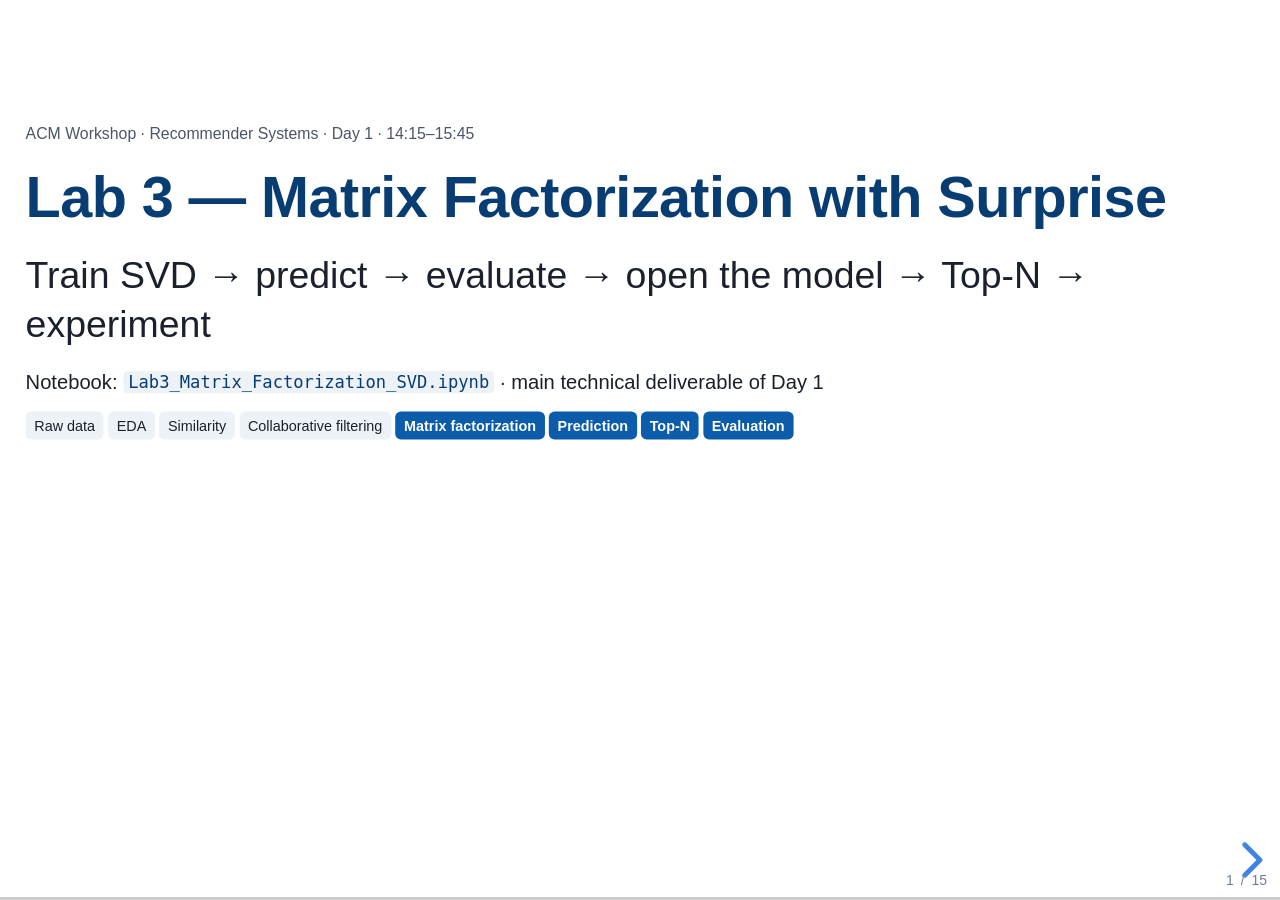
<file: labs/lab3.html>
<!doctype html><html lang="en"><head><meta charset="utf-8"><meta name="viewport" content="width=device-width,initial-scale=1">
<title>Lab 3 — Matrix Factorization with Surprise</title>
<link rel="stylesheet" href="vendor/reveal.js/dist/reset.css"><link rel="stylesheet" href="vendor/reveal.js/dist/reveal.css">
<link rel="stylesheet" href="vendor/reveal.js/dist/theme/white.css"><link rel="stylesheet" href="vendor/reveal.js/plugin/highlight/monokai.css">
<link rel="stylesheet" href="vendor/katex/dist/katex.min.css"><link rel="stylesheet" href="assets/acm.css"></head>
<body><div class="reveal"><div class="slides">
<section >
<div class="title-slide"><p class="tiny">ACM Workshop · Recommender Systems · Day 1 · 14:15–15:45</p>
<h1>Lab 3 — Matrix Factorization with Surprise</h1>
<p class="big">Train SVD → predict → evaluate → open the model → Top-N → experiment</p>
<div class="small">Notebook: <code class="inline">Lab3_Matrix_Factorization_SVD.ipynb</code> · main technical deliverable of Day 1</div>
<div class="pipeline"><span class="">Raw data</span><span class="">EDA</span><span class="">Similarity</span><span class="">Collaborative filtering</span><span class="on">Matrix factorization</span><span class="on">Prediction</span><span class="on">Top-N</span><span class="on">Evaluation</span></div></div></section>
<section ><h2>Step 0 — Check Surprise and load the split</h2>
<div class="cols"><div>
<pre><code class="language-python" data-trim data-noescape>from surprise import Dataset, Reader, SVD, BaselineOnly, accuracy
import surprise; print(surprise.__version__)   # 1.1.5</code></pre>
<div class="box warn">No <code>surprise</code>? <code>pip install "numpy&lt;2" scikit-surprise</code> or use Colab.</div></div>
<div><ul><li>Same <code>train.csv</code> / <code>test.csv</code> as Labs 1–2</li><li>⇒ numbers are <b>comparable</b> with the CF models</li><li>Everyone should get the <b>same RMSE</b> to 4 decimals</li></ul></div></div></section>
<section ><h2>Step 1 — Pandas → Surprise</h2>
<pre><code class="language-python" data-trim data-noescape>reader = Reader(rating_scale=(0.5, 5.0))             # NOT (1, 5) — see Lab 1!
data     = Dataset.load_from_df(train[[&quot;userId&quot;,&quot;movieId&quot;,&quot;rating&quot;]], reader)
trainset = data.build_full_trainset()
testset  = list(test[[&quot;userId&quot;,&quot;movieId&quot;,&quot;rating&quot;]].itertuples(index=False, name=None))</code></pre>
<pre class="out"><code class="nohighlight" data-trim>users: 610 | items: 8983 | ratings: 80668
global mean μ: 3.5026
first test tuple (uid, iid, true rating): (432, 77866, 4.5)</code></pre>
<ul class="small"><li>Surprise renumbers ids internally (<i>inner ids</i> 0…n−1); <code>to_inner_uid</code>/<code>to_raw_iid</code> convert back</li><li>The test set is just a list of <code>(user, item, true rating)</code></li></ul></section>
<section ><h2>Step 2 — Baselines: what must SVD beat?</h2>
<pre><code class="language-python" data-trim data-noescape>run(&quot;random (NormalPredictor)&quot;, NormalPredictor())
run(&quot;baseline  μ + b_u + b_i&quot;,  BaselineOnly())</code></pre>
<pre class="out"><code class="nohighlight" data-trim>                            RMSE     MAE
random (NormalPredictor)  1.4255  1.1413
baseline  μ + b_u + b_i   0.8824  0.6769</code></pre>
$$\hat r_{ui}=\mu+b_u+b_i\qquad\text{(no personalisation beyond biases)}$$
<div class="box warn">This <i>bias-only</i> model is already at RMSE 0.88. <b>Remember this number.</b></div></section>
<section ><h2>Step 3 — Train SVD</h2>
<pre><code class="language-python" data-trim data-noescape>svd = SVD(n_factors=50, n_epochs=20, lr_all=0.005, reg_all=0.02, random_state=42)
svd.fit(trainset)
predictions = svd.test(testset)
print(predictions[0])</code></pre>
<pre class="out"><code class="nohighlight" data-trim>user: 432   item: 77866   r_ui = 4.50   est = 3.28   {&#x27;was_impossible&#x27;: False}</code></pre>
<table><tr><th>parameter</th><th>role</th><th>maths</th></tr>
<tr><td><code>n_factors</code></td><td>latent dimension</td><td>k in p<sub>u</sub>, q<sub>i</sub> ∈ ℝ<sup>k</sup></td></tr>
<tr><td><code>n_epochs</code></td><td>SGD passes over the ratings</td><td>#updates</td></tr>
<tr><td><code>lr_all</code></td><td>learning rate</td><td>step size γ</td></tr>
<tr><td><code>reg_all</code></td><td>L2 regularisation</td><td>λ</td></tr></table></section>
<section ><h2>Step 4 — Read the predictions</h2>
<pre class="out"><code class="nohighlight" data-trim>userId  movieId  actual  predicted  title
   535     2539     3.0      2.54    Analyze This (1999)
   274    55765     4.0      3.56    American Gangster (2007)
   182      899     5.0      4.00    Singin&#x27; in the Rain (1952)
   391      111     5.0      4.36    Taxi Driver (1976)
   217     1198     5.0      3.41    Raiders of the Lost Ark (1981)</code></pre>
<img src="img/lab3_pred_vs_actual.png" style="max-height:300px"></section>
<section ><h2>Step 5 — Evaluate: RMSE and MAE</h2>
<pre><code class="language-python" data-trim data-noescape>accuracy.rmse(predictions); accuracy.mae(predictions)</code></pre>
<pre class="out"><code class="nohighlight" data-trim>                            RMSE     MAE
random                    1.4255  1.1413
baseline  μ + b_u + b_i   0.8824  0.6769
SVD (50 factors)          0.8808  0.6739
user-KNN (k=40, Pearson)  0.9042  0.6863
item-KNN (k=40, cosine)   0.9141  0.6961</code></pre>
<div class="box warn"><b>Honest reading:</b> SVD ≈ baseline (−0.0016 RMSE). On small data the bias terms capture most of the signal. Don’t over-sell a 0.002 gain.</div>
<p class="small">Our Lab-2 NumPy CF: user 0.8871 · item 0.8756 (covers 75% of test pairs).</p></section>
<section ><h2>Step 6 — Open the model: R ≈ PQᵀ</h2>
<pre><code class="language-python" data-trim data-noescape>print(svd.pu.shape, svd.qi.shape)         # P: users×k,  Q: items×k
manual = μ + svd.bu[iu] + svd.bi[ii] + svd.pu[iu] @ svd.qi[ii]</code></pre>
<pre class="out"><code class="nohighlight" data-trim>P (users×factors): (610, 50) | Q (items×factors): (8983, 50)
Parameters learned: 489,243   vs the full matrix: 5,479,630

user 10 × &#x27;Toy Story (1995)&#x27;:  by hand = 3.5221   svd.predict = 3.5221
   μ=3.50   b_u=-0.45   b_i=+0.39   p_u·q_i=+0.08</code></pre>
<div class="box good">Prediction = <b>global mean</b> + <b>user habit</b> (−0.45: harsh) + <b>movie quality</b> (+0.39: well liked) + <b>taste match</b> (+0.08).<br>The model stores ~9% of the numbers of the full matrix — and can predict <b>every</b> cell.</div></section>
<section ><h2>Biases &amp; latent factors: what did it learn?</h2>
<div class="cols"><div><h3>Highest item bias <i>b<sub>i</sub></i></h3>
<pre class="out"><code class="nohighlight" data-trim>Shawshank Redemption   +0.90
Casablanca             +0.84
Dr. Strangelove        +0.83
Rear Window            +0.83
Amélie                 +0.77</code></pre>
<h3>Lowest</h3><pre class="out"><code class="nohighlight" data-trim>Judge Dredd            −0.79
The Nutty Professor    −0.77
Ace Ventura 2          −0.67
Mission: Impossible II −0.66
Charlie&#x27;s Angels       −0.62</code></pre></div>
<div><h3>Nearest to <i>The Matrix</i> in Q-space</h3>
<pre class="out"><code class="nohighlight" data-trim>Saving Private Ryan        0.53
Star Wars V                0.52
Raiders of the Lost Ark    0.49
Almost Famous              0.47
Jurassic Park              0.45
Dr. Strangelove            0.45</code></pre>
<div class="box warn">Latent axes are <b>not</b> genres. Any rotation of P and Q gives the same predictions → only geometry (who is near whom) is meaningful.</div></div></div></section>
<section ><h2>Step 7 — Top-N recommendations</h2>
<pre><code class="language-python" data-trim data-noescape>def top_n(algo, uid, n=5, min_pop=20):
    seen = {raw item ids the user rated}
    cands = [i for i in all_items if i not in seen and n_ratings[i] &gt;= min_pop]
    scored = sorted(((i, algo.predict(uid, i).est) for i in cands), key=lambda t: -t[1])[:n]</code></pre>
<div class="cols"><div><p class="small"><b>User → candidates → predict each → sort → Top-N</b></p>
<pre class="out"><code class="nohighlight" data-trim>=== user 10 (102 ratings) ===
Philadelphia Story, The (1940)   3.96
Toy Story 3 (2010)               3.89
The Apartment (1960)             3.87
Young Frankenstein (1974)        3.86
For a Few Dollars More (1965)    3.85</code></pre></div>
<div><pre class="out"><code class="nohighlight" data-trim>=== user 414 (2122 ratings) ===
Saving Private Ryan   4.34
The Usual Suspects    4.34
The Departed          4.33
Apocalypse Now        4.32
Annie Hall            4.31

=== user 77 (21 ratings) ===
A Grand Day Out (W&amp;G) 4.44
Dr. Strangelove       4.37
Amélie                4.31</code></pre></div></div></section>
<section ><h2>Step 8 — Experiment: how many latent factors?</h2>
<div class="cols"><div>
<pre class="out"><code class="nohighlight" data-trim>n_factors   RMSE (mean ± std, 5 seeds)
    5       0.8793 ± 0.0010
   20       0.8791 ± 0.0012
   50       0.8805 ± 0.0006
  100       0.8828 ± 0.0009
  200       0.8882 ± 0.0017</code></pre>
<div class="box ask">Does more factors ⇒ better performance?</div></div>
<div><img src="img/lab3_nfactors.png" style="max-height:330px"></div></div>
<p class="small"><b>No.</b> Flat, then <i>rising</i>: more capacity ⇒ more overfitting on ~130 ratings/user and ~8/movie. Differences of 0.001 are within seed noise → always repeat.</p></section>
<section ><h2>Tuning: regularisation matters more than k</h2>
<pre><code class="language-python" data-trim data-noescape>grid = {&quot;n_factors&quot;:[20,50], &quot;n_epochs&quot;:[20,40], &quot;lr_all&quot;:[0.005,0.01], &quot;reg_all&quot;:[0.02,0.05,0.1]}
gs = GridSearchCV(SVD, grid, measures=[&quot;rmse&quot;], cv=3).fit(data)    # CV on TRAIN only</code></pre>
<pre class="out"><code class="nohighlight" data-trim>best CV RMSE: 0.8700  {n_factors: 50, n_epochs: 40, lr_all: 0.01, reg_all: 0.1}

                            RMSE     MAE
baseline  μ + b_u + b_i   0.8824  0.6769
SVD (50 factors, default)  0.8808  0.6739
SVD tuned (CV on train)    0.8621  0.6598     ← test set touched once</code></pre>
<ul class="small"><li><code>reg_all</code> 0.02 → 0.1 gave the gain; every top configuration has reg 0.1</li><li><b>Never tune on the test set.</b> Cross-validation inside train; test is the final exam</li></ul></section>
<section ><h2>Step 9 — Prediction ≠ Top-N recommendation</h2>
<pre class="out"><code class="nohighlight" data-trim>                               Precision@10  Recall@10
popularity (non-personalised)        0.1173     0.0860
SVD (50 factors)                     0.0593     0.0384
SVD tuned                            0.0537     0.0381</code></pre>
<p class="small">Relevant = test rating ≥ 4 · candidates = movies with ≥ 20 training ratings · 300 users</p>
<div class="box warn"><b>The best RMSE model does <u>not</u> win the top-10 list!</b> Popularity is a brutal baseline: (1) SVD optimises rating <i>error</i>, not ranking; (2) niche items can have inflated predictions; (3) “not in test” ≠ “disliked” (data is missing-not-at-random).</div>
<p class="small">Try: candidates with ≥ 100 ratings, or blend SVD score with popularity.</p></section>
<section ><h2>Optional — ALS from scratch (take-home)</h2>
<div class="cols"><div>
$$p_u=\Big(\sum_{i\in\Omega_u} q_i q_i^\top+\lambda I\Big)^{-1}\sum_{i\in\Omega_u} r_{ui}\,q_i$$
<p class="small">fix Q → solve every p<sub>u</sub> (ridge regression)<br>fix P → solve every q<sub>i</sub><br>repeat — no learning rate</p></div>
<div><pre class="out"><code class="nohighlight" data-trim>ALS (k=20, λ=10): test RMSE = 0.9124   MAE = 0.7038
train RMSE per sweep:
0.990 0.715 0.663 0.647 0.640 0.635 0.632 0.630
0.628 0.627 0.626 0.625   ← monotone decrease</code></pre>
<p class="small">No bias terms ⇒ worse than biased SVD (0.881). <b>Exercise:</b> add b<sub>u</sub>, b<sub>i</sub>; try λ ∈ {1, 10, 30}.</p></div></div></section>
<section ><h2>Final challenge</h2>
<div class="box big"><b>For a given user, recommend five movies the user has not rated.</b></div>
<pre><code class="language-python" data-trim data-noescape>def recommend(user_id, n=5):
    ...   # your code: any model from today

recommend(10)</code></pre>
<ul><li>Return <b>titles</b>, not ids</li><li>Exclude movies the user has already rated</li><li>One sentence: <i>why did you choose that model?</i></li></ul>
<p class="small">Sample solution: <code>top_n(best, user_id, n)["title"].tolist()</code></p></section>
</div></div>
<script src="vendor/reveal.js/dist/reveal.js"></script>
<script src="vendor/reveal.js/plugin/highlight/highlight.js"></script>
<script src="vendor/reveal.js/plugin/math/math.js"></script>
<script>Reveal.initialize({hash:true,slideNumber:'c/t',width:1280,height:720,margin:0.04,center:false,transition:'fade',controls:true,progress:true,
 katex:{local:'vendor/katex'},plugins:[RevealHighlight,RevealMath.KaTeX]});</script>
</body></html>
</file>
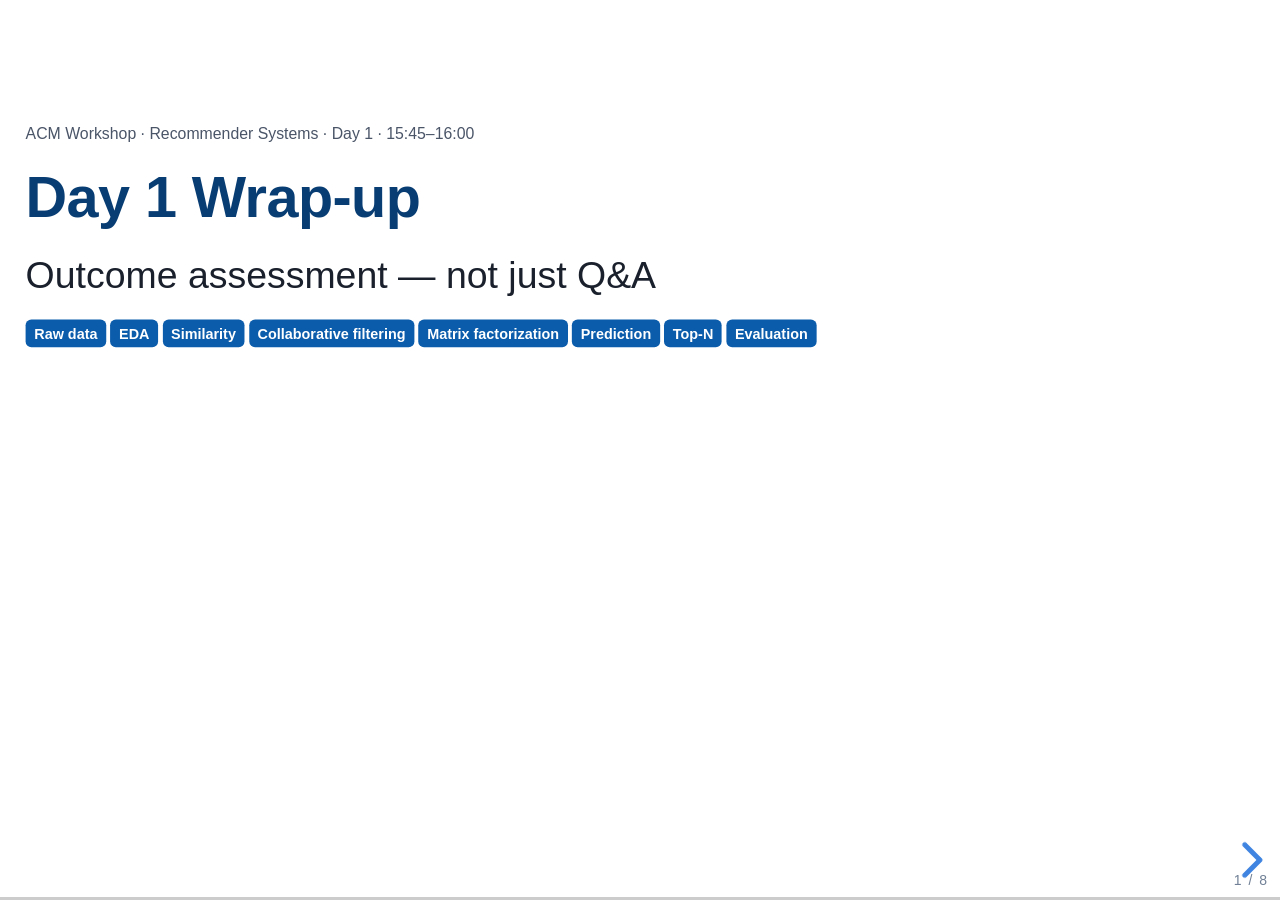
<file: labs/wrapup.html>
<!doctype html><html lang="en"><head><meta charset="utf-8"><meta name="viewport" content="width=device-width,initial-scale=1">
<title>Day 1 Wrap-up</title>
<link rel="stylesheet" href="vendor/reveal.js/dist/reset.css"><link rel="stylesheet" href="vendor/reveal.js/dist/reveal.css">
<link rel="stylesheet" href="vendor/reveal.js/dist/theme/white.css"><link rel="stylesheet" href="vendor/reveal.js/plugin/highlight/monokai.css">
<link rel="stylesheet" href="vendor/katex/dist/katex.min.css"><link rel="stylesheet" href="assets/acm.css"></head>
<body><div class="reveal"><div class="slides">
<section ><div class="title-slide"><p class="tiny">ACM Workshop · Recommender Systems · Day 1 · 15:45–16:00</p>
<h1>Day 1 Wrap-up</h1><p class="big">Outcome assessment — not just Q&amp;A</p><div class="pipeline"><span class="on">Raw data</span><span class="on">EDA</span><span class="on">Similarity</span><span class="on">Collaborative filtering</span><span class="on">Matrix factorization</span><span class="on">Prediction</span><span class="on">Top-N</span><span class="on">Evaluation</span></div></div></section>
<section ><h2>What we built today</h2><div class="pipeline"><span class="on">Raw data</span><span class="on">EDA</span><span class="on">Similarity</span><span class="on">Collaborative filtering</span><span class="on">Matrix factorization</span><span class="on">Prediction</span><span class="on">Top-N</span><span class="on">Evaluation</span></div>
<table><tr><th>Session</th><th>Output</th></tr>
<tr><td>Lab 1</td><td>EDA: users, items, rating distribution, sparsity (98.3%), train/test split</td></tr>
<tr><td>Lab 2</td><td>User- and item-based CF; Top-5 for user 10; RMSE 0.887 / 0.876</td></tr>
<tr><td>Lab 3</td><td>SVD: P, Q, biases; RMSE 0.881 → 0.862 tuned; Top-N; n_factors experiment</td></tr></table>
<div class="box good">Baselines matter: global mean 1.049 → user mean 0.950 → bias model 0.882 → tuned SVD 0.862.</div></section>
<section ><h2>Q1 — What is the basic problem solved by a recommender system?</h2><p class="big center" style="margin-top:2em">Discuss with your neighbour — 30 seconds</p><p class="center tiny">(answer is in the speaker notes)</p></section>
<section ><h2>Q2 — User-based vs item-based collaborative filtering?</h2><p class="big center" style="margin-top:2em">Discuss with your neighbour — 30 seconds</p><p class="center tiny">(answer is in the speaker notes)</p></section>
<section ><h2>Q3 — Why is the user-item matrix sparse?</h2><p class="big center" style="margin-top:2em">Discuss with your neighbour — 30 seconds</p><p class="center tiny">(answer is in the speaker notes)</p></section>
<section ><h2>Q4 — What does R ≈ P Qᵀ mean?</h2><p class="big center" style="margin-top:2em">Discuss with your neighbour — 30 seconds</p><p class="center tiny">(answer is in the speaker notes)</p></section>
<section ><h2>Q5 — Rating prediction vs Top-N recommendation?</h2><p class="big center" style="margin-top:2em">Discuss with your neighbour — 30 seconds</p><p class="center tiny">(answer is in the speaker notes)</p></section>
<section ><h2>Final challenge</h2><div class="box big"><b>For a given user, build a recommender that recommends five movies the user has not rated.</b></div>
<ul><li>Any model from today · titles, not ids · exclude already-rated movies</li><li>Share one list + one sentence of justification</li></ul>
<h3>Day-1 deliverables</h3><table><tr><th>#</th><th>Deliverable</th><th>✓</th></tr>
<tr><td>1</td><td>EDA notebook</td><td>□</td></tr><tr><td>2</td><td>User/item similarity</td><td>□</td></tr>
<tr><td>3</td><td>CF recommender (Top-N)</td><td>□</td></tr><tr><td>4</td><td>SVD model (R ≈ PQᵀ)</td><td>□</td></tr>
<tr><td>5</td><td>Complete recommender + RMSE/MAE</td><td>□</td></tr></table></section>
</div></div>
<script src="vendor/reveal.js/dist/reveal.js"></script>
<script src="vendor/reveal.js/plugin/highlight/highlight.js"></script>
<script src="vendor/reveal.js/plugin/math/math.js"></script>
<script>Reveal.initialize({hash:true,slideNumber:'c/t',width:1280,height:720,margin:0.04,center:false,transition:'fade',controls:true,progress:true,
 katex:{local:'vendor/katex'},plugins:[RevealHighlight,RevealMath.KaTeX]});</script>
</body></html>
</file>
<file: labs/vendor/reveal.js/dist/reveal.css>
/**
 * reveal.js 5.2.0
 * https://revealjs.com
 * MIT licensed
 *
 * Copyright (C) 2011-2024 Hakim El Hattab, https://hakim.se
 */

.reveal .r-stretch,.reveal .stretch{max-width:none;max-height:none}.reveal pre.r-stretch code,.reveal pre.stretch code{height:100%;max-height:100%;box-sizing:border-box}.reveal .r-fit-text{display:inline-block;white-space:nowrap}.reveal .r-stack{display:grid;grid-template-rows:100%}.reveal .r-stack>*{grid-area:1/1;margin:auto}.reveal .r-hstack,.reveal .r-vstack{display:flex}.reveal .r-hstack img,.reveal .r-hstack video,.reveal .r-vstack img,.reveal .r-vstack video{min-width:0;min-height:0;object-fit:contain}.reveal .r-vstack{flex-direction:column;align-items:center;justify-content:center}.reveal .r-hstack{flex-direction:row;align-items:center;justify-content:center}.reveal .items-stretch{align-items:stretch}.reveal .items-start{align-items:flex-start}.reveal .items-center{align-items:center}.reveal .items-end{align-items:flex-end}.reveal .justify-between{justify-content:space-between}.reveal .justify-around{justify-content:space-around}.reveal .justify-start{justify-content:flex-start}.reveal .justify-center{justify-content:center}.reveal .justify-end{justify-content:flex-end}html.reveal-full-page{width:100%;height:100%;height:100vh;height:calc(var(--vh,1vh) * 100);height:100dvh;overflow:hidden}.reveal-viewport{height:100%;overflow:hidden;position:relative;line-height:1;margin:0;background-color:#fff;color:#000;--r-controls-spacing:12px;--r-overlay-header-height:40px;--r-overlay-margin:0px;--r-overlay-padding:6px;--r-overlay-gap:5px}@media screen and (max-width:1024px),(max-height:768px){.reveal-viewport{--r-overlay-header-height:26px}}.reveal-viewport:fullscreen{top:0!important;left:0!important;width:100%!important;height:100%!important;transform:none!important}.reveal .fragment{transition:all .2s ease}.reveal .fragment:not(.custom){opacity:0;visibility:hidden;will-change:opacity}.reveal .fragment.visible{opacity:1;visibility:inherit}.reveal .fragment.disabled{transition:none}.reveal .fragment.grow{opacity:1;visibility:inherit}.reveal .fragment.grow.visible{transform:scale(1.3)}.reveal .fragment.shrink{opacity:1;visibility:inherit}.reveal .fragment.shrink.visible{transform:scale(.7)}.reveal .fragment.zoom-in{transform:scale(.1)}.reveal .fragment.zoom-in.visible{transform:none}.reveal .fragment.fade-out{opacity:1;visibility:inherit}.reveal .fragment.fade-out.visible{opacity:0;visibility:hidden}.reveal .fragment.semi-fade-out{opacity:1;visibility:inherit}.reveal .fragment.semi-fade-out.visible{opacity:.5;visibility:inherit}.reveal .fragment.strike{opacity:1;visibility:inherit}.reveal .fragment.strike.visible{text-decoration:line-through}.reveal .fragment.fade-up{transform:translate(0,40px)}.reveal .fragment.fade-up.visible{transform:translate(0,0)}.reveal .fragment.fade-down{transform:translate(0,-40px)}.reveal .fragment.fade-down.visible{transform:translate(0,0)}.reveal .fragment.fade-right{transform:translate(-40px,0)}.reveal .fragment.fade-right.visible{transform:translate(0,0)}.reveal .fragment.fade-left{transform:translate(40px,0)}.reveal .fragment.fade-left.visible{transform:translate(0,0)}.reveal .fragment.current-visible,.reveal .fragment.fade-in-then-out{opacity:0;visibility:hidden}.reveal .fragment.current-visible.current-fragment,.reveal .fragment.fade-in-then-out.current-fragment{opacity:1;visibility:inherit}.reveal .fragment.fade-in-then-semi-out{opacity:0;visibility:hidden}.reveal .fragment.fade-in-then-semi-out.visible{opacity:.5;visibility:inherit}.reveal .fragment.fade-in-then-semi-out.current-fragment{opacity:1;visibility:inherit}.reveal .fragment.highlight-blue,.reveal .fragment.highlight-current-blue,.reveal .fragment.highlight-current-green,.reveal .fragment.highlight-current-red,.reveal .fragment.highlight-green,.reveal .fragment.highlight-red{opacity:1;visibility:inherit}.reveal .fragment.highlight-red.visible{color:#ff2c2d}.reveal .fragment.highlight-green.visible{color:#17ff2e}.reveal .fragment.highlight-blue.visible{color:#1b91ff}.reveal .fragment.highlight-current-red.current-fragment{color:#ff2c2d}.reveal .fragment.highlight-current-green.current-fragment{color:#17ff2e}.reveal .fragment.highlight-current-blue.current-fragment{color:#1b91ff}.reveal:after{content:"";font-style:italic}.reveal iframe{z-index:1}.reveal a{position:relative}@keyframes bounce-right{0%,10%,25%,40%,50%{transform:translateX(0)}20%{transform:translateX(10px)}30%{transform:translateX(-5px)}}@keyframes bounce-left{0%,10%,25%,40%,50%{transform:translateX(0)}20%{transform:translateX(-10px)}30%{transform:translateX(5px)}}@keyframes bounce-down{0%,10%,25%,40%,50%{transform:translateY(0)}20%{transform:translateY(10px)}30%{transform:translateY(-5px)}}.reveal .controls{display:none;position:absolute;top:auto;bottom:var(--r-controls-spacing);right:var(--r-controls-spacing);left:auto;z-index:11;color:#000;pointer-events:none;font-size:10px}.reveal .controls button{position:absolute;padding:0;background-color:transparent;border:0;outline:0;cursor:pointer;color:currentColor;transform:scale(.9999);transition:color .2s ease,opacity .2s ease,transform .2s ease;z-index:2;pointer-events:auto;font-size:inherit;visibility:hidden;opacity:0;-webkit-appearance:none;-webkit-tap-highlight-color:transparent}.reveal .controls .controls-arrow:after,.reveal .controls .controls-arrow:before{content:"";position:absolute;top:0;left:0;width:2.6em;height:.5em;border-radius:.25em;background-color:currentColor;transition:all .15s ease,background-color .8s ease;transform-origin:.2em 50%;will-change:transform}.reveal .controls .controls-arrow{position:relative;width:3.6em;height:3.6em}.reveal .controls .controls-arrow:before{transform:translateX(.5em) translateY(1.55em) rotate(45deg)}.reveal .controls .controls-arrow:after{transform:translateX(.5em) translateY(1.55em) rotate(-45deg)}.reveal .controls .controls-arrow:hover:before{transform:translateX(.5em) translateY(1.55em) rotate(40deg)}.reveal .controls .controls-arrow:hover:after{transform:translateX(.5em) translateY(1.55em) rotate(-40deg)}.reveal .controls .controls-arrow:active:before{transform:translateX(.5em) translateY(1.55em) rotate(36deg)}.reveal .controls .controls-arrow:active:after{transform:translateX(.5em) translateY(1.55em) rotate(-36deg)}.reveal .controls .navigate-left{right:6.4em;bottom:3.2em;transform:translateX(-10px)}.reveal .controls .navigate-left.highlight{animation:bounce-left 2s 50 both ease-out}.reveal .controls .navigate-right{right:0;bottom:3.2em;transform:translateX(10px)}.reveal .controls .navigate-right .controls-arrow{transform:rotate(180deg)}.reveal .controls .navigate-right.highlight{animation:bounce-right 2s 50 both ease-out}.reveal .controls .navigate-up{right:3.2em;bottom:6.4em;transform:translateY(-10px)}.reveal .controls .navigate-up .controls-arrow{transform:rotate(90deg)}.reveal .controls .navigate-down{right:3.2em;bottom:-1.4em;padding-bottom:1.4em;transform:translateY(10px)}.reveal .controls .navigate-down .controls-arrow{transform:rotate(-90deg)}.reveal .controls .navigate-down.highlight{animation:bounce-down 2s 50 both ease-out}.reveal .controls[data-controls-back-arrows=faded] .navigate-up.enabled{opacity:.3}.reveal .controls[data-controls-back-arrows=faded] .navigate-up.enabled:hover{opacity:1}.reveal .controls[data-controls-back-arrows=hidden] .navigate-up.enabled{opacity:0;visibility:hidden}.reveal .controls .enabled{visibility:visible;opacity:.9;cursor:pointer;transform:none}.reveal .controls .enabled.fragmented{opacity:.5}.reveal .controls .enabled.fragmented:hover,.reveal .controls .enabled:hover{opacity:1}.reveal:not(.rtl) .controls[data-controls-back-arrows=faded] .navigate-left.enabled{opacity:.3}.reveal:not(.rtl) .controls[data-controls-back-arrows=faded] .navigate-left.enabled:hover{opacity:1}.reveal:not(.rtl) .controls[data-controls-back-arrows=hidden] .navigate-left.enabled{opacity:0;visibility:hidden}.reveal.rtl .controls[data-controls-back-arrows=faded] .navigate-right.enabled{opacity:.3}.reveal.rtl .controls[data-controls-back-arrows=faded] .navigate-right.enabled:hover{opacity:1}.reveal.rtl .controls[data-controls-back-arrows=hidden] .navigate-right.enabled{opacity:0;visibility:hidden}.reveal[data-navigation-mode=linear].has-horizontal-slides .navigate-down,.reveal[data-navigation-mode=linear].has-horizontal-slides .navigate-up{display:none}.reveal:not(.has-vertical-slides) .controls .navigate-left,.reveal[data-navigation-mode=linear].has-horizontal-slides .navigate-left{bottom:1.4em;right:5.5em}.reveal:not(.has-vertical-slides) .controls .navigate-right,.reveal[data-navigation-mode=linear].has-horizontal-slides .navigate-right{bottom:1.4em;right:.5em}.reveal:not(.has-horizontal-slides) .controls .navigate-up{right:1.4em;bottom:5em}.reveal:not(.has-horizontal-slides) .controls .navigate-down{right:1.4em;bottom:.5em}.reveal.has-dark-background .controls{color:#fff}.reveal.has-light-background .controls{color:#000}.reveal.no-hover .controls .controls-arrow:active:before,.reveal.no-hover .controls .controls-arrow:hover:before{transform:translateX(.5em) translateY(1.55em) rotate(45deg)}.reveal.no-hover .controls .controls-arrow:active:after,.reveal.no-hover .controls .controls-arrow:hover:after{transform:translateX(.5em) translateY(1.55em) rotate(-45deg)}@media screen and (min-width:500px){.reveal-viewport{--r-controls-spacing:0.8em}.reveal .controls[data-controls-layout=edges]{top:0;right:0;bottom:0;left:0}.reveal .controls[data-controls-layout=edges] .navigate-down,.reveal .controls[data-controls-layout=edges] .navigate-left,.reveal .controls[data-controls-layout=edges] .navigate-right,.reveal .controls[data-controls-layout=edges] .navigate-up{bottom:auto;right:auto}.reveal .controls[data-controls-layout=edges] .navigate-left{top:50%;left:var(--r-controls-spacing);margin-top:-1.8em}.reveal .controls[data-controls-layout=edges] .navigate-right{top:50%;right:var(--r-controls-spacing);margin-top:-1.8em}.reveal .controls[data-controls-layout=edges] .navigate-up{top:var(--r-controls-spacing);left:50%;margin-left:-1.8em}.reveal .controls[data-controls-layout=edges] .navigate-down{bottom:calc(var(--r-controls-spacing) - 1.4em + .3em);left:50%;margin-left:-1.8em}}.reveal .progress{position:absolute;display:none;height:3px;width:100%;bottom:0;left:0;z-index:10;background-color:rgba(0,0,0,.2);color:#fff}.reveal .progress:after{content:"";display:block;position:absolute;height:10px;width:100%;top:-10px}.reveal .progress span{display:block;height:100%;width:100%;background-color:currentColor;transition:transform .8s cubic-bezier(.26,.86,.44,.985);transform-origin:0 0;transform:scaleX(0)}.reveal .slide-number{position:absolute;display:block;right:8px;bottom:8px;z-index:31;font-family:Helvetica,sans-serif;font-size:12px;line-height:1;color:#fff;background-color:rgba(0,0,0,.4);padding:5px}.reveal .slide-number a{color:currentColor}.reveal .slide-number-delimiter{margin:0 3px}.reveal{position:relative;width:100%;height:100%;overflow:hidden;touch-action:pinch-zoom}.reveal.embedded{touch-action:pan-y}.reveal.embedded.is-vertical-slide{touch-action:none}.reveal .slides{position:absolute;width:100%;height:100%;top:0;right:0;bottom:0;left:0;margin:auto;pointer-events:none;overflow:visible;z-index:1;text-align:center;perspective:600px;perspective-origin:50% 40%}.reveal .slides>section{perspective:600px}.reveal .slides>section,.reveal .slides>section>section{display:none;position:absolute;width:100%;pointer-events:auto;z-index:10;transform-style:flat;transition:transform-origin .8s cubic-bezier(.26,.86,.44,.985),transform .8s cubic-bezier(.26,.86,.44,.985),visibility .8s cubic-bezier(.26,.86,.44,.985),opacity .8s cubic-bezier(.26,.86,.44,.985)}.reveal[data-transition-speed=fast] .slides section{transition-duration:.4s}.reveal[data-transition-speed=slow] .slides section{transition-duration:1.2s}.reveal .slides section[data-transition-speed=fast]{transition-duration:.4s}.reveal .slides section[data-transition-speed=slow]{transition-duration:1.2s}.reveal .slides>section.stack{padding-top:0;padding-bottom:0;pointer-events:none;height:100%}.reveal .slides>section.present,.reveal .slides>section>section.present{display:block;z-index:11;opacity:1}.reveal .slides>section:empty,.reveal .slides>section>section:empty,.reveal .slides>section>section[data-background-interactive],.reveal .slides>section[data-background-interactive]{pointer-events:none}.reveal.center,.reveal.center .slides,.reveal.center .slides section{min-height:0!important}.reveal .slides>section:not(.present),.reveal .slides>section>section:not(.present){pointer-events:none}.reveal.overview .slides>section,.reveal.overview .slides>section>section{pointer-events:auto}.reveal .slides>section.future,.reveal .slides>section.future>section,.reveal .slides>section.past,.reveal .slides>section.past>section,.reveal .slides>section>section.future,.reveal .slides>section>section.past{opacity:0}.reveal .slides>section[data-transition=slide].past,.reveal .slides>section[data-transition~=slide-out].past,.reveal.slide .slides>section:not([data-transition]).past{transform:translate(-150%,0)}.reveal .slides>section[data-transition=slide].future,.reveal .slides>section[data-transition~=slide-in].future,.reveal.slide .slides>section:not([data-transition]).future{transform:translate(150%,0)}.reveal .slides>section>section[data-transition=slide].past,.reveal .slides>section>section[data-transition~=slide-out].past,.reveal.slide .slides>section>section:not([data-transition]).past{transform:translate(0,-150%)}.reveal .slides>section>section[data-transition=slide].future,.reveal .slides>section>section[data-transition~=slide-in].future,.reveal.slide .slides>section>section:not([data-transition]).future{transform:translate(0,150%)}.reveal .slides>section[data-transition=linear].past,.reveal .slides>section[data-transition~=linear-out].past,.reveal.linear .slides>section:not([data-transition]).past{transform:translate(-150%,0)}.reveal .slides>section[data-transition=linear].future,.reveal .slides>section[data-transition~=linear-in].future,.reveal.linear .slides>section:not([data-transition]).future{transform:translate(150%,0)}.reveal .slides>section>section[data-transition=linear].past,.reveal .slides>section>section[data-transition~=linear-out].past,.reveal.linear .slides>section>section:not([data-transition]).past{transform:translate(0,-150%)}.reveal .slides>section>section[data-transition=linear].future,.reveal .slides>section>section[data-transition~=linear-in].future,.reveal.linear .slides>section>section:not([data-transition]).future{transform:translate(0,150%)}.reveal .slides section[data-transition=default].stack,.reveal.default .slides section.stack{transform-style:preserve-3d}.reveal .slides>section[data-transition=default].past,.reveal .slides>section[data-transition~=default-out].past,.reveal.default .slides>section:not([data-transition]).past{transform:translate3d(-100%,0,0) rotateY(-90deg) translate3d(-100%,0,0)}.reveal .slides>section[data-transition=default].future,.reveal .slides>section[data-transition~=default-in].future,.reveal.default .slides>section:not([data-transition]).future{transform:translate3d(100%,0,0) rotateY(90deg) translate3d(100%,0,0)}.reveal .slides>section>section[data-transition=default].past,.reveal .slides>section>section[data-transition~=default-out].past,.reveal.default .slides>section>section:not([data-transition]).past{transform:translate3d(0,-300px,0) rotateX(70deg) translate3d(0,-300px,0)}.reveal .slides>section>section[data-transition=default].future,.reveal .slides>section>section[data-transition~=default-in].future,.reveal.default .slides>section>section:not([data-transition]).future{transform:translate3d(0,300px,0) rotateX(-70deg) translate3d(0,300px,0)}.reveal .slides section[data-transition=convex].stack,.reveal.convex .slides section.stack{transform-style:preserve-3d}.reveal .slides>section[data-transition=convex].past,.reveal .slides>section[data-transition~=convex-out].past,.reveal.convex .slides>section:not([data-transition]).past{transform:translate3d(-100%,0,0) rotateY(-90deg) translate3d(-100%,0,0)}.reveal .slides>section[data-transition=convex].future,.reveal .slides>section[data-transition~=convex-in].future,.reveal.convex .slides>section:not([data-transition]).future{transform:translate3d(100%,0,0) rotateY(90deg) translate3d(100%,0,0)}.reveal .slides>section>section[data-transition=convex].past,.reveal .slides>section>section[data-transition~=convex-out].past,.reveal.convex .slides>section>section:not([data-transition]).past{transform:translate3d(0,-300px,0) rotateX(70deg) translate3d(0,-300px,0)}.reveal .slides>section>section[data-transition=convex].future,.reveal .slides>section>section[data-transition~=convex-in].future,.reveal.convex .slides>section>section:not([data-transition]).future{transform:translate3d(0,300px,0) rotateX(-70deg) translate3d(0,300px,0)}.reveal .slides section[data-transition=concave].stack,.reveal.concave .slides section.stack{transform-style:preserve-3d}.reveal .slides>section[data-transition=concave].past,.reveal .slides>section[data-transition~=concave-out].past,.reveal.concave .slides>section:not([data-transition]).past{transform:translate3d(-100%,0,0) rotateY(90deg) translate3d(-100%,0,0)}.reveal .slides>section[data-transition=concave].future,.reveal .slides>section[data-transition~=concave-in].future,.reveal.concave .slides>section:not([data-transition]).future{transform:translate3d(100%,0,0) rotateY(-90deg) translate3d(100%,0,0)}.reveal .slides>section>section[data-transition=concave].past,.reveal .slides>section>section[data-transition~=concave-out].past,.reveal.concave .slides>section>section:not([data-transition]).past{transform:translate3d(0,-80%,0) rotateX(-70deg) translate3d(0,-80%,0)}.reveal .slides>section>section[data-transition=concave].future,.reveal .slides>section>section[data-transition~=concave-in].future,.reveal.concave .slides>section>section:not([data-transition]).future{transform:translate3d(0,80%,0) rotateX(70deg) translate3d(0,80%,0)}.reveal .slides section[data-transition=zoom],.reveal.zoom .slides section:not([data-transition]){transition-timing-function:ease}.reveal .slides>section[data-transition=zoom].past,.reveal .slides>section[data-transition~=zoom-out].past,.reveal.zoom .slides>section:not([data-transition]).past{visibility:hidden;transform:scale(16)}.reveal .slides>section[data-transition=zoom].future,.reveal .slides>section[data-transition~=zoom-in].future,.reveal.zoom .slides>section:not([data-transition]).future{visibility:hidden;transform:scale(.2)}.reveal .slides>section>section[data-transition=zoom].past,.reveal .slides>section>section[data-transition~=zoom-out].past,.reveal.zoom .slides>section>section:not([data-transition]).past{transform:scale(16)}.reveal .slides>section>section[data-transition=zoom].future,.reveal .slides>section>section[data-transition~=zoom-in].future,.reveal.zoom .slides>section>section:not([data-transition]).future{transform:scale(.2)}.reveal.cube .slides{perspective:1300px}.reveal.cube .slides section{padding:30px;min-height:700px;backface-visibility:hidden;box-sizing:border-box;transform-style:preserve-3d}.reveal.center.cube .slides section{min-height:0}.reveal.cube .slides section:not(.stack):before{content:"";position:absolute;display:block;width:100%;height:100%;left:0;top:0;background:rgba(0,0,0,.1);border-radius:4px;transform:translateZ(-20px)}.reveal.cube .slides section:not(.stack):after{content:"";position:absolute;display:block;width:90%;height:30px;left:5%;bottom:0;background:0 0;z-index:1;border-radius:4px;box-shadow:0 95px 25px rgba(0,0,0,.2);transform:translateZ(-90px) rotateX(65deg)}.reveal.cube .slides>section.stack{padding:0;background:0 0}.reveal.cube .slides>section.past{transform-origin:100% 0;transform:translate3d(-100%,0,0) rotateY(-90deg)}.reveal.cube .slides>section.future{transform-origin:0 0;transform:translate3d(100%,0,0) rotateY(90deg)}.reveal.cube .slides>section>section.past{transform-origin:0 100%;transform:translate3d(0,-100%,0) rotateX(90deg)}.reveal.cube .slides>section>section.future{transform-origin:0 0;transform:translate3d(0,100%,0) rotateX(-90deg)}.reveal.page .slides{perspective-origin:0 50%;perspective:3000px}.reveal.page .slides section{padding:30px;min-height:700px;box-sizing:border-box;transform-style:preserve-3d}.reveal.page .slides section.past{z-index:12}.reveal.page .slides section:not(.stack):before{content:"";position:absolute;display:block;width:100%;height:100%;left:0;top:0;background:rgba(0,0,0,.1);transform:translateZ(-20px)}.reveal.page .slides section:not(.stack):after{content:"";position:absolute;display:block;width:90%;height:30px;left:5%;bottom:0;background:0 0;z-index:1;border-radius:4px;box-shadow:0 95px 25px rgba(0,0,0,.2);transform:translateZ(-90px) rotateX(65deg)}.reveal.page .slides>section.stack{padding:0;background:0 0}.reveal.page .slides>section.past{transform-origin:0 0;transform:translate3d(-40%,0,0) rotateY(-80deg)}.reveal.page .slides>section.future{transform-origin:100% 0;transform:translate3d(0,0,0)}.reveal.page .slides>section>section.past{transform-origin:0 0;transform:translate3d(0,-40%,0) rotateX(80deg)}.reveal.page .slides>section>section.future{transform-origin:0 100%;transform:translate3d(0,0,0)}.reveal .slides section[data-transition=fade],.reveal.fade .slides section:not([data-transition]),.reveal.fade .slides>section>section:not([data-transition]){transform:none;transition:opacity .5s}.reveal.fade.overview .slides section,.reveal.fade.overview .slides>section>section{transition:none}.reveal .slides section[data-transition=none],.reveal.none .slides section:not([data-transition]){transform:none;transition:none}.reveal .pause-overlay{position:absolute;top:0;left:0;width:100%;height:100%;background:#000;visibility:hidden;opacity:0;z-index:100;transition:all 1s ease}.reveal .pause-overlay .resume-button{position:absolute;bottom:20px;right:20px;color:#ccc;border-radius:2px;padding:6px 14px;border:2px solid #ccc;font-size:16px;background:0 0;cursor:pointer}.reveal .pause-overlay .resume-button:hover{color:#fff;border-color:#fff}.reveal.paused .pause-overlay{visibility:visible;opacity:1}.reveal .no-transition,.reveal .no-transition *,.reveal .slides.disable-slide-transitions section{transition:none!important}.reveal .slides.disable-slide-transitions section{transform:none!important}.reveal .backgrounds{position:absolute;width:100%;height:100%;top:0;left:0;perspective:600px}.reveal .slide-background{display:none;position:absolute;width:100%;height:100%;opacity:0;visibility:hidden;overflow:hidden;background-color:rgba(0,0,0,0);transition:all .8s cubic-bezier(.26,.86,.44,.985)}.reveal .slide-background-content{position:absolute;width:100%;height:100%;background-position:50% 50%;background-repeat:no-repeat;background-size:cover}.reveal .slide-background.stack{display:block}.reveal .slide-background.present{opacity:1;visibility:visible;z-index:2}.print-pdf .reveal .slide-background{opacity:1!important;visibility:visible!important}.reveal .slide-background video{position:absolute;width:100%;height:100%;max-width:none;max-height:none;top:0;left:0;object-fit:cover}.reveal .slide-background[data-background-size=contain] video{object-fit:contain}.reveal>.backgrounds .slide-background[data-background-transition=none],.reveal[data-background-transition=none]>.backgrounds .slide-background:not([data-background-transition]){transition:none}.reveal>.backgrounds .slide-background[data-background-transition=slide],.reveal[data-background-transition=slide]>.backgrounds .slide-background:not([data-background-transition]){opacity:1}.reveal>.backgrounds .slide-background.past[data-background-transition=slide],.reveal[data-background-transition=slide]>.backgrounds .slide-background.past:not([data-background-transition]){transform:translate(-100%,0)}.reveal>.backgrounds .slide-background.future[data-background-transition=slide],.reveal[data-background-transition=slide]>.backgrounds .slide-background.future:not([data-background-transition]){transform:translate(100%,0)}.reveal>.backgrounds .slide-background>.slide-background.past[data-background-transition=slide],.reveal[data-background-transition=slide]>.backgrounds .slide-background>.slide-background.past:not([data-background-transition]){transform:translate(0,-100%)}.reveal>.backgrounds .slide-background>.slide-background.future[data-background-transition=slide],.reveal[data-background-transition=slide]>.backgrounds .slide-background>.slide-background.future:not([data-background-transition]){transform:translate(0,100%)}.reveal>.backgrounds .slide-background.past[data-background-transition=convex],.reveal[data-background-transition=convex]>.backgrounds .slide-background.past:not([data-background-transition]){opacity:0;transform:translate3d(-100%,0,0) rotateY(-90deg) translate3d(-100%,0,0)}.reveal>.backgrounds .slide-background.future[data-background-transition=convex],.reveal[data-background-transition=convex]>.backgrounds .slide-background.future:not([data-background-transition]){opacity:0;transform:translate3d(100%,0,0) rotateY(90deg) translate3d(100%,0,0)}.reveal>.backgrounds .slide-background>.slide-background.past[data-background-transition=convex],.reveal[data-background-transition=convex]>.backgrounds .slide-background>.slide-background.past:not([data-background-transition]){opacity:0;transform:translate3d(0,-100%,0) rotateX(90deg) translate3d(0,-100%,0)}.reveal>.backgrounds .slide-background>.slide-background.future[data-background-transition=convex],.reveal[data-background-transition=convex]>.backgrounds .slide-background>.slide-background.future:not([data-background-transition]){opacity:0;transform:translate3d(0,100%,0) rotateX(-90deg) translate3d(0,100%,0)}.reveal>.backgrounds .slide-background.past[data-background-transition=concave],.reveal[data-background-transition=concave]>.backgrounds .slide-background.past:not([data-background-transition]){opacity:0;transform:translate3d(-100%,0,0) rotateY(90deg) translate3d(-100%,0,0)}.reveal>.backgrounds .slide-background.future[data-background-transition=concave],.reveal[data-background-transition=concave]>.backgrounds .slide-background.future:not([data-background-transition]){opacity:0;transform:translate3d(100%,0,0) rotateY(-90deg) translate3d(100%,0,0)}.reveal>.backgrounds .slide-background>.slide-background.past[data-background-transition=concave],.reveal[data-background-transition=concave]>.backgrounds .slide-background>.slide-background.past:not([data-background-transition]){opacity:0;transform:translate3d(0,-100%,0) rotateX(-90deg) translate3d(0,-100%,0)}.reveal>.backgrounds .slide-background>.slide-background.future[data-background-transition=concave],.reveal[data-background-transition=concave]>.backgrounds .slide-background>.slide-background.future:not([data-background-transition]){opacity:0;transform:translate3d(0,100%,0) rotateX(90deg) translate3d(0,100%,0)}.reveal>.backgrounds .slide-background[data-background-transition=zoom],.reveal[data-background-transition=zoom]>.backgrounds .slide-background:not([data-background-transition]){transition-timing-function:ease}.reveal>.backgrounds .slide-background.past[data-background-transition=zoom],.reveal[data-background-transition=zoom]>.backgrounds .slide-background.past:not([data-background-transition]){opacity:0;visibility:hidden;transform:scale(16)}.reveal>.backgrounds .slide-background.future[data-background-transition=zoom],.reveal[data-background-transition=zoom]>.backgrounds .slide-background.future:not([data-background-transition]){opacity:0;visibility:hidden;transform:scale(.2)}.reveal>.backgrounds .slide-background>.slide-background.past[data-background-transition=zoom],.reveal[data-background-transition=zoom]>.backgrounds .slide-background>.slide-background.past:not([data-background-transition]){opacity:0;visibility:hidden;transform:scale(16)}.reveal>.backgrounds .slide-background>.slide-background.future[data-background-transition=zoom],.reveal[data-background-transition=zoom]>.backgrounds .slide-background>.slide-background.future:not([data-background-transition]){opacity:0;visibility:hidden;transform:scale(.2)}.reveal[data-transition-speed=fast]>.backgrounds .slide-background{transition-duration:.4s}.reveal[data-transition-speed=slow]>.backgrounds .slide-background{transition-duration:1.2s}.reveal [data-auto-animate-target^=unmatched]{will-change:opacity}.reveal section[data-auto-animate]:not(.stack):not([data-auto-animate=running]) [data-auto-animate-target^=unmatched]{opacity:0}.reveal.overview{perspective-origin:50% 50%;perspective:700px}.reveal.overview .slides section{height:100%;top:0!important;opacity:1!important;overflow:hidden;visibility:visible!important;cursor:pointer;box-sizing:border-box}.reveal.overview .slides section.present,.reveal.overview .slides section:hover{outline:10px solid rgba(150,150,150,.4);outline-offset:10px}.reveal.overview .slides section .fragment{opacity:1;transition:none}.reveal.overview .slides section:after,.reveal.overview .slides section:before{display:none!important}.reveal.overview .slides>section.stack{padding:0;top:0!important;background:0 0;outline:0;overflow:visible}.reveal.overview .backgrounds{perspective:inherit}.reveal.overview .backgrounds .slide-background{opacity:1;visibility:visible;outline:10px solid rgba(150,150,150,.1);outline-offset:10px}.reveal.overview .backgrounds .slide-background.stack{overflow:visible}.reveal.overview .slides section,.reveal.overview-deactivating .slides section{transition:none}.reveal.overview .backgrounds .slide-background,.reveal.overview-deactivating .backgrounds .slide-background{transition:none}.reveal.rtl .slides,.reveal.rtl .slides h1,.reveal.rtl .slides h2,.reveal.rtl .slides h3,.reveal.rtl .slides h4,.reveal.rtl .slides h5,.reveal.rtl .slides h6{direction:rtl;font-family:sans-serif}.reveal.rtl code,.reveal.rtl pre{direction:ltr}.reveal.rtl ol,.reveal.rtl ul{text-align:right}.reveal.rtl .progress span{transform-origin:100% 0}.reveal.has-parallax-background .backgrounds{transition:all .8s ease}.reveal.has-parallax-background[data-transition-speed=fast] .backgrounds{transition-duration:.4s}.reveal.has-parallax-background[data-transition-speed=slow] .backgrounds{transition-duration:1.2s}@keyframes fade-in{from{opacity:0}to{opacity:1}}@keyframes scale-up{from{transform:scale(.95)}to{transform:scale(1)}}.reveal [data-preview-image],.reveal [data-preview-link]:not(a):not([data-preview-link=false]),.reveal [data-preview-video]{cursor:zoom-in}.r-overlay{position:absolute;top:var(--r-overlay-margin);right:var(--r-overlay-margin);bottom:var(--r-overlay-margin);left:var(--r-overlay-margin);border-radius:min(var(--r-overlay-margin),6px);z-index:99;background:rgba(0,0,0,.95);-webkit-backdrop-filter:blur(10px);backdrop-filter:blur(10px);transition:all .3s ease;color:#fff;animation:fade-in .3s ease;font-family:ui-sans-serif,system-ui,-apple-system,Helvetica,sans-serif}.r-overlay-viewport{position:absolute;top:var(--r-overlay-padding);right:var(--r-overlay-padding);bottom:var(--r-overlay-padding);left:var(--r-overlay-padding);gap:var(--r-overlay-gap);display:flex;flex-direction:column}.r-overlay-header{display:flex;z-index:2;box-sizing:border-box;align-items:center;justify-content:flex-end;height:var(--r-overlay-header-height);gap:6px}.r-overlay-header .r-overlay-button{all:unset;display:flex;align-items:center;justify-content:center;min-width:var(--r-overlay-header-height);min-height:var(--r-overlay-header-height);padding:0 calc(var(--r-overlay-header-height)/ 4);opacity:1;border-radius:6px;font-size:18px;gap:8px;cursor:pointer;box-sizing:border-box}.r-overlay-header .r-overlay-button:hover{opacity:1;background-color:rgba(255,255,255,.15)}.r-overlay-header .icon{display:inline-block;width:20px;height:20px;background-position:50% 50%;background-size:100%;background-repeat:no-repeat}.r-overlay-close .icon{background-image:url([data-uri])}.r-overlay-external .icon{background-image:url([data-uri])}.r-overlay-content{position:relative;display:grid;place-items:center;border-radius:6px;overflow:hidden;flex-grow:1;background-color:rgba(20,20,20,.8);animation:scale-up .5s cubic-bezier(.26,.86,.44,.985)}.r-overlay-spinner{position:absolute;display:block;top:50%;left:50%;width:32px;height:32px;margin:-16px 0 0 -16px;z-index:10;background-image:url([data-uri]%2F%2F%2F6%2Bvr8nJybW1tcDAwOjo6Nvb26ioqKOjo7Ozs%2FLy8vz8%2FAAAAAAAAAAAACH%2FC05FVFNDQVBFMi4wAwEAAAAh%2FhpDcmVhdGVkIHdpdGggYWpheGxvYWQuaW5mbwAh%[base64]%2FV%2FnmOM82XiHRLYKhKP1oZmADdEAAAh%2BQQJCgAAACwAAAAAIAAgAAAE6hDISWlZpOrNp1lGNRSdRpDUolIGw5RUYhhHukqFu8DsrEyqnWThGvAmhVlteBvojpTDDBUEIFwMFBRAmBkSgOrBFZogCASwBDEY%2FCZSg7GSE0gSCjQBMVG023xWBhklAnoEdhQEfyNqMIcKjhRsjEdnezB%2BA4k8gTwJhFuiW4dokXiloUepBAp5qaKpp6%2BHo7aWW54wl7obvEe0kRuoplCGepwSx2jJvqHEmGt6whJpGpfJCHmOoNHKaHx61WiSR92E4lbFoq%2BB6QDtuetcaBPnW6%2BO7wDHpIiK9SaVK5GgV543tzjgGcghAgAh%[base64]%2B%2BG%2Bw48edZPK%2BM6hLJpQg484enXIdQFSS1u6UhksENEQAAIfkECQoAAAAsAAAAACAAIAAABOcQyEmpGKLqzWcZRVUQnZYg1aBSh2GUVEIQ2aQOE%2BG%2BcD4ntpWkZQj1JIiZIogDFFyHI0UxQwFugMSOFIPJftfVAEoZLBbcLEFhlQiqGp1Vd140AUklUN3eCA51C1EWMzMCezCBBmkxVIVHBWd3HHl9JQOIJSdSnJ0TDKChCwUJjoWMPaGqDKannasMo6WnM562R5YluZRwur0wpgqZE7NKUm%2BFNRPIhjBJxKZteWuIBMN4zRMIVIhffcgojwCF117i4nlLnY5ztRLsnOk%2BaV%2BoJY7V7m76PdkS4trKcdg0Zc0tTcKkRAAAIfkECQoAAAAsAAAAACAAIAAABO4QyEkpKqjqzScpRaVkXZWQEximw1BSCUEIlDohrft6cpKCk5xid5MNJTaAIkekKGQkWyKHkvhKsR7ARmitkAYDYRIbUQRQjWBwJRzChi9CRlBcY1UN4g0%[base64]%[base64]%2BE71SRQeyqUToLA7VxF0JDyIQh%2FMVVPMt1ECZlfcjZJ9mIKoaTl1MRIl5o4CUKXOwmyrCInCKqcWtvadL2SYhyASyNDJ0uIiRMDjI0Fd30%2FiI2UA5GSS5UDj2l6NoqgOgN4gksEBgYFf0FDqKgHnyZ9OX8HrgYHdHpcHQULXAS2qKpENRg7eAMLC7kTBaixUYFkKAzWAAnLC7FLVxLWDBLKCwaKTULgEwbLA4hJtOkSBNqITT3xEgfLpBtzE%2FjiuL04RGEBgwWhShRgQExHBAAh%2BQQJCgAAACwAAAAAIAAgAAAE7xDISWlSqerNpyJKhWRdlSAVoVLCWk6JKlAqAavhO9UkUHsqlE6CwO1cRdCQ8iEIfzFVTzLdRAmZX3I2SfZiCqGk5dTESJeaOAlClzsJsqwiJwiqnFrb2nS9kmIcgEsjQydLiIlHehhpejaIjzh9eomSjZR%[base64]%2BE71SRQeyqUToLA7VxF0JDyIQh%[base64]%2BE71SRQeyqUToLA7VxF0JDyIQh%2FMVVPMt1ECZlfcjZJ9mIKoaTl1MRIl5o4CUKXOwmyrCInCKqcWtvadL2SYhyASyNDJ0uIiUd6GAULDJCRiXo1CpGXDJOUjY%2BYip9DhToJA4RBLwMLCwVDfRgbBAaqqoZ1XBMHswsHtxtFaH1iqaoGNgAIxRpbFAgfPQSqpbgGBqUD1wBXeCYp1AYZ19JJOYgH1KwA4UBvQwXUBxPqVD9L3sbp2BNk2xvvFPJd%2BMFCN6HAAIKgNggY0KtEBAAh%[base64]%2BvsYMDAzZQPC9VCNkDWUhGkuE5PxJNwiUK4UfLzOlD4WvzAHaoG9nxPi5d%2BjYUqfAhhykOFwJWiAAAIfkECQoAAAAsAAAAACAAIAAABPAQyElpUqnqzaciSoVkXVUMFaFSwlpOCcMYlErAavhOMnNLNo8KsZsMZItJEIDIFSkLGQoQTNhIsFehRww2CQLKF0tYGKYSg%2BygsZIuNqJksKgbfgIGepNo2cIUB3V1B3IvNiBYNQaDSTtfhhx0CwVPI0UJe0%2Bbm4g5VgcGoqOcnjmjqDSdnhgEoamcsZuXO1aWQy8KAwOAuTYYGwi7w5h%2BKr0SJ8MFihpNbx%2B4Erq7BYBuzsdiH1jCAzoSfl0rVirNbRXlBBlLX%2BBP0XJLAPGzTkAuAOqb0WT5AH7OcdCm5B8TgRwSRKIHQtaLCwg1RAAAOwAAAAAAAAAAAA%3D%3D);visibility:hidden;opacity:0}.r-overlay-preview .r-overlay-content iframe{width:100%;height:100%;max-width:100%;max-height:100%;border:0;opacity:0;visibility:hidden;transition:all .3s ease}.r-overlay-preview[data-state=loaded] iframe{opacity:1;visibility:visible}.r-overlay-preview .r-overlay-content img,.r-overlay-preview .r-overlay-content video{position:absolute;max-width:100%;max-height:100%;width:100%;height:100%;margin:0;object-fit:scale-down}.r-overlay-preview[data-preview-fit=none] img,.r-overlay-preview[data-preview-fit=none] video{object-fit:none}.r-overlay-preview[data-preview-fit=scale-down] img,.r-overlay-preview[data-preview-fit=scale-down] video{object-fit:scale-down}.r-overlay-preview[data-preview-fit=contain] img,.r-overlay-preview[data-preview-fit=contain] video{object-fit:contain}.r-overlay-preview[data-preview-fit=cover] img,.r-overlay-preview[data-preview-fit=cover] video{object-fit:cover}.r-overlay-preview[data-state=loaded] .r-overlay-content-inner{position:absolute;z-index:-1;left:0;top:45%;width:100%;text-align:center;letter-spacing:normal}.r-overlay-preview .r-overlay-error{font-size:18px;color:orange}.r-overlay-preview .x-frame-error{opacity:0;transition:opacity .3s ease .3s}.r-overlay-preview[data-state=loaded] .x-frame-error{opacity:1}.r-overlay-preview[data-state=loading] .r-overlay-spinner{opacity:.6;visibility:visible}.r-overlay-help .r-overlay-content{overflow:auto}.r-overlay-help-content{max-width:560px;padding:20px 0;margin:auto;text-align:center;letter-spacing:normal}.r-overlay-help-content .title{font-size:20px;margin-top:0}.r-overlay-help .r-overlay-help-content table{border:1px solid #fff;border-collapse:collapse;font-size:16px;text-align:left}.r-overlay-help .r-overlay-help-content table td,.r-overlay-help .r-overlay-help-content table th{width:240px;padding:14px;border:1px solid #fff;vertical-align:middle}.r-overlay-help .r-overlay-help-content table th{padding-top:20px;padding-bottom:20px}.reveal .playback{position:absolute;left:15px;bottom:20px;z-index:30;cursor:pointer;transition:all .4s ease;-webkit-tap-highlight-color:transparent}.reveal.overview .playback{opacity:0;visibility:hidden}.reveal .hljs{min-height:100%}.reveal .hljs table{margin:initial}.reveal .hljs-ln-code,.reveal .hljs-ln-numbers{padding:0;border:0}.reveal .hljs-ln-numbers{opacity:.6;padding-right:.75em;text-align:right;vertical-align:top}.reveal .hljs.has-highlights tr:not(.highlight-line){opacity:.4}.reveal .hljs.has-highlights.fragment{transition:all .2s ease}.reveal .hljs:not(:first-child).fragment{position:absolute;top:0;left:0;width:100%;box-sizing:border-box}.reveal pre[data-auto-animate-target]{overflow:hidden}.reveal pre[data-auto-animate-target] code{height:100%}.reveal .roll{display:inline-block;line-height:1.2;overflow:hidden;vertical-align:top;perspective:400px;perspective-origin:50% 50%}.reveal .roll:hover{background:0 0;text-shadow:none}.reveal .roll span{display:block;position:relative;padding:0 2px;pointer-events:none;transition:all .4s ease;transform-origin:50% 0;transform-style:preserve-3d;backface-visibility:hidden}.reveal .roll:hover span{background:rgba(0,0,0,.5);transform:translate3d(0,0,-45px) rotateX(90deg)}.reveal .roll span:after{content:attr(data-title);display:block;position:absolute;left:0;top:0;padding:0 2px;backface-visibility:hidden;transform-origin:50% 0;transform:translate3d(0,110%,0) rotateX(-90deg)}.reveal aside.notes{display:none}.reveal .speaker-notes{display:none;position:absolute;width:33.3333333333%;height:100%;top:0;left:100%;padding:14px 18px 14px 18px;z-index:1;font-size:18px;line-height:1.4;border:1px solid rgba(0,0,0,.05);color:#222;background-color:#f5f5f5;overflow:auto;box-sizing:border-box;text-align:left;font-family:Helvetica,sans-serif;-webkit-overflow-scrolling:touch}.reveal .speaker-notes .notes-placeholder{color:#ccc;font-style:italic}.reveal .speaker-notes:focus{outline:0}.reveal .speaker-notes:before{content:"Speaker notes";display:block;margin-bottom:10px;opacity:.5}.reveal.show-notes{max-width:75%;overflow:visible}.reveal.show-notes .speaker-notes{display:block}@media screen and (min-width:1600px){.reveal .speaker-notes{font-size:20px}}@media screen and (max-width:1024px){.reveal.show-notes{border-left:0;max-width:none;max-height:70%;max-height:70vh;overflow:visible}.reveal.show-notes .speaker-notes{top:100%;left:0;width:100%;height:30vh;border:0}}@media screen and (max-width:600px){.reveal.show-notes{max-height:60%;max-height:60vh}.reveal.show-notes .speaker-notes{top:100%;height:40vh}.reveal .speaker-notes{font-size:14px}}.reveal .jump-to-slide{position:absolute;top:15px;left:15px;z-index:30;font-size:32px;-webkit-tap-highlight-color:transparent}.reveal .jump-to-slide-input{background:0 0;padding:8px;font-size:inherit;color:currentColor;border:0}.reveal .jump-to-slide-input::placeholder{color:currentColor;opacity:.5}.reveal.has-dark-background .jump-to-slide-input{color:#fff}.reveal.has-light-background .jump-to-slide-input{color:#222}.reveal .jump-to-slide-input:focus{outline:0}.zoomed .reveal *,.zoomed .reveal :after,.zoomed .reveal :before{backface-visibility:visible!important}.zoomed .reveal .controls,.zoomed .reveal .progress{opacity:0}.zoomed .reveal .roll span{background:0 0}.zoomed .reveal .roll span:after{visibility:hidden}.reveal-viewport.loading-scroll-mode{visibility:hidden}.reveal-viewport.reveal-scroll{margin:0 auto;overflow:auto;overflow-x:hidden;overflow-y:auto;z-index:1;--r-scrollbar-width:7px;--r-scrollbar-trigger-size:5px;--r-controls-spacing:8px}@media screen and (max-width:500px){.reveal-viewport.reveal-scroll{--r-scrollbar-width:3px;--r-scrollbar-trigger-size:3px}}.reveal-viewport.reveal-scroll .backgrounds,.reveal-viewport.reveal-scroll .controls,.reveal-viewport.reveal-scroll .playback,.reveal-viewport.reveal-scroll .progress,.reveal-viewport.reveal-scroll .slide-number,.reveal-viewport.reveal-scroll .speaker-notes{display:none!important}.reveal-viewport.reveal-scroll .pause-overlay,.reveal-viewport.reveal-scroll .r-overlay{position:fixed}.reveal-viewport.reveal-scroll .reveal{overflow:visible;touch-action:manipulation}.reveal-viewport.reveal-scroll .slides{position:static;pointer-events:initial;left:auto;top:auto;width:100%!important;margin:0;padding:0;overflow:visible;display:block;perspective:none;perspective-origin:50% 50%}.reveal-viewport.reveal-scroll .scroll-page{position:relative;width:100%;height:calc(var(--page-height) + var(--page-scroll-padding));z-index:1;overflow:visible}.reveal-viewport.reveal-scroll .scroll-page-sticky{position:sticky;height:var(--page-height);top:0}.reveal-viewport.reveal-scroll .scroll-page-content{position:absolute;top:0;left:0;width:100%;height:100%;overflow:hidden}.reveal-viewport.reveal-scroll .scroll-page section{visibility:visible!important;display:block!important;position:absolute!important;width:var(--slide-width)!important;height:var(--slide-height)!important;top:50%!important;left:50%!important;opacity:1!important;transform:scale(var(--slide-scale)) translate(-50%,-50%)!important;transform-style:flat!important;transform-origin:0 0!important}.reveal-viewport.reveal-scroll .slide-background{display:block!important;position:absolute;top:0;left:0;width:100%;height:100%;z-index:auto!important;visibility:visible;opacity:1;touch-action:manipulation}.reveal-viewport.reveal-scroll[data-scrollbar=auto]::-webkit-scrollbar,.reveal-viewport.reveal-scroll[data-scrollbar=true]::-webkit-scrollbar{display:none}.reveal-viewport.reveal-scroll[data-scrollbar=auto],.reveal-viewport.reveal-scroll[data-scrollbar=true]{scrollbar-width:none}.reveal-viewport.has-dark-background,.reveal.has-dark-background{--r-overlay-element-bg-color:240,240,240;--r-overlay-element-fg-color:0,0,0}.reveal-viewport.has-light-background,.reveal.has-light-background{--r-overlay-element-bg-color:0,0,0;--r-overlay-element-fg-color:240,240,240}.reveal-viewport.reveal-scroll .scrollbar{position:sticky;top:50%;z-index:20;opacity:0;transition:all .3s ease}.reveal-viewport.reveal-scroll .scrollbar.visible,.reveal-viewport.reveal-scroll .scrollbar:hover{opacity:1}.reveal-viewport.reveal-scroll .scrollbar .scrollbar-inner{position:absolute;width:var(--r-scrollbar-width);height:calc(var(--viewport-height) - var(--r-controls-spacing) * 2);right:var(--r-controls-spacing);top:0;transform:translateY(-50%);border-radius:var(--r-scrollbar-width);z-index:10}.reveal-viewport.reveal-scroll .scrollbar .scrollbar-playhead{position:absolute;width:var(--r-scrollbar-width);height:var(--r-scrollbar-width);top:0;left:0;border-radius:var(--r-scrollbar-width);background-color:rgba(var(--r-overlay-element-bg-color),1);z-index:11;transition:background-color .2s ease}.reveal-viewport.reveal-scroll .scrollbar .scrollbar-slide{position:absolute;width:100%;background-color:rgba(var(--r-overlay-element-bg-color),.2);box-shadow:0 0 0 1px rgba(var(--r-overlay-element-fg-color),.1);border-radius:var(--r-scrollbar-width);transition:background-color .2s ease}.reveal-viewport.reveal-scroll .scrollbar .scrollbar-slide:after{content:"";position:absolute;width:200%;height:100%;top:0;left:-50%;background:rgba(0,0,0,0);z-index:-1}.reveal-viewport.reveal-scroll .scrollbar .scrollbar-slide.active,.reveal-viewport.reveal-scroll .scrollbar .scrollbar-slide:hover{background-color:rgba(var(--r-overlay-element-bg-color),.4)}.reveal-viewport.reveal-scroll .scrollbar .scrollbar-trigger{position:absolute;width:100%;transition:background-color .2s ease}.reveal-viewport.reveal-scroll .scrollbar .scrollbar-slide.active.has-triggers{background-color:rgba(var(--r-overlay-element-bg-color),.4);z-index:10}.reveal-viewport.reveal-scroll .scrollbar .scrollbar-slide.active .scrollbar-trigger:after{content:"";position:absolute;width:var(--r-scrollbar-trigger-size);height:var(--r-scrollbar-trigger-size);border-radius:20px;top:50%;left:50%;transform:translate(-50%,-50%);background-color:rgba(var(--r-overlay-element-bg-color),1);transition:transform .2s ease,opacity .2s ease;opacity:.4}.reveal-viewport.reveal-scroll .scrollbar .scrollbar-slide.active .scrollbar-trigger.active:after,.reveal-viewport.reveal-scroll .scrollbar .scrollbar-slide.active .scrollbar-trigger.active~.scrollbar-trigger:after{opacity:1}.reveal-viewport.reveal-scroll .scrollbar .scrollbar-slide.active .scrollbar-trigger~.scrollbar-trigger.active:after{transform:translate(calc(var(--r-scrollbar-width) * -2),0);background-color:rgba(var(--r-overlay-element-bg-color),1)}html.reveal-print *{-webkit-print-color-adjust:exact}html.reveal-print{width:100%;height:100%;overflow:visible}html.reveal-print body{margin:0 auto!important;border:0;padding:0;float:none!important;overflow:visible}html.reveal-print .nestedarrow,html.reveal-print .reveal .controls,html.reveal-print .reveal .playback,html.reveal-print .reveal .progress,html.reveal-print .reveal.overview,html.reveal-print .state-background{display:none!important}html.reveal-print .reveal pre code{overflow:hidden!important}html.reveal-print .reveal{width:auto!important;height:auto!important;overflow:hidden!important}html.reveal-print .reveal .slides{position:static;width:100%!important;height:auto!important;zoom:1!important;pointer-events:initial;left:auto;top:auto;margin:0!important;padding:0!important;overflow:visible;display:block;perspective:none;perspective-origin:50% 50%}html.reveal-print .reveal .slides .pdf-page{position:relative;overflow:hidden;z-index:1;page-break-after:always}html.reveal-print .reveal .slides .pdf-page:last-of-type{page-break-after:avoid}html.reveal-print .reveal .slides section{visibility:visible!important;display:block!important;position:absolute!important;margin:0!important;padding:0!important;box-sizing:border-box!important;min-height:1px;opacity:1!important;transform-style:flat!important;transform:none!important}html.reveal-print .reveal section.stack{position:relative!important;margin:0!important;padding:0!important;page-break-after:avoid!important;height:auto!important;min-height:auto!important}html.reveal-print .reveal img{box-shadow:none}html.reveal-print .reveal .backgrounds{display:none}html.reveal-print .reveal .slide-background{display:block!important;position:absolute;top:0;left:0;width:100%;height:100%;z-index:auto!important}html.reveal-print .reveal.show-notes{max-width:none;max-height:none}html.reveal-print .reveal .speaker-notes-pdf{display:block;width:100%;height:auto;max-height:none;top:auto;right:auto;bottom:auto;left:auto;z-index:100}html.reveal-print .reveal .speaker-notes-pdf[data-layout=separate-page]{position:relative;color:inherit;background-color:transparent;padding:20px;page-break-after:always;border:0}html.reveal-print .reveal .slide-number-pdf{display:block;position:absolute;font-size:14px;visibility:visible}html.reveal-print .aria-status{display:none}@media print{html:not(.print-pdf){overflow:visible;width:auto;height:auto}html:not(.print-pdf) body{margin:0;padding:0;overflow:visible}html:not(.print-pdf) .reveal{background:#fff;font-size:20pt}html:not(.print-pdf) .reveal .backgrounds,html:not(.print-pdf) .reveal .controls,html:not(.print-pdf) .reveal .progress,html:not(.print-pdf) .reveal .slide-number,html:not(.print-pdf) .reveal .state-background{display:none!important}html:not(.print-pdf) .reveal li,html:not(.print-pdf) .reveal p,html:not(.print-pdf) .reveal td{font-size:20pt!important;color:#000}html:not(.print-pdf) .reveal h1,html:not(.print-pdf) .reveal h2,html:not(.print-pdf) .reveal h3,html:not(.print-pdf) .reveal h4,html:not(.print-pdf) .reveal h5,html:not(.print-pdf) .reveal h6{color:#000!important;height:auto;line-height:normal;text-align:left;letter-spacing:normal}html:not(.print-pdf) .reveal h1{font-size:28pt!important}html:not(.print-pdf) .reveal h2{font-size:24pt!important}html:not(.print-pdf) .reveal h3{font-size:22pt!important}html:not(.print-pdf) .reveal h4{font-size:22pt!important;font-variant:small-caps}html:not(.print-pdf) .reveal h5{font-size:21pt!important}html:not(.print-pdf) .reveal h6{font-size:20pt!important;font-style:italic}html:not(.print-pdf) .reveal a:link,html:not(.print-pdf) .reveal a:visited{color:#000!important;font-weight:700;text-decoration:underline}html:not(.print-pdf) .reveal div,html:not(.print-pdf) .reveal ol,html:not(.print-pdf) .reveal p,html:not(.print-pdf) .reveal ul{visibility:visible;position:static;width:auto;height:auto;display:block;overflow:visible;margin:0;text-align:left!important}html:not(.print-pdf) .reveal pre,html:not(.print-pdf) .reveal table{margin-left:0;margin-right:0}html:not(.print-pdf) .reveal pre code{padding:20px}html:not(.print-pdf) .reveal blockquote{margin:20px 0}html:not(.print-pdf) .reveal .slides{position:static!important;width:auto!important;height:auto!important;left:0!important;top:0!important;margin-left:0!important;margin-top:0!important;padding:0!important;zoom:1!important;transform:none!important;overflow:visible!important;display:block!important;text-align:left!important;perspective:none;perspective-origin:50% 50%}html:not(.print-pdf) .reveal .slides section{visibility:visible!important;position:static!important;width:auto!important;height:auto!important;display:block!important;overflow:visible!important;left:0!important;top:0!important;margin-left:0!important;margin-top:0!important;padding:60px 20px!important;z-index:auto!important;opacity:1!important;page-break-after:always!important;transform-style:flat!important;transform:none!important;transition:none!important}html:not(.print-pdf) .reveal .slides section.stack{padding:0!important}html:not(.print-pdf) .reveal .slides section:last-of-type{page-break-after:avoid!important}html:not(.print-pdf) .reveal .slides section .fragment{opacity:1!important;visibility:visible!important;transform:none!important}html:not(.print-pdf) .reveal .r-fit-text{white-space:normal!important}html:not(.print-pdf) .reveal section img{display:block;margin:15px 0;background:#fff;border:1px solid #666;box-shadow:none}html:not(.print-pdf) .reveal section small{font-size:.8em}html:not(.print-pdf) .reveal .hljs{max-height:100%;white-space:pre-wrap;word-wrap:break-word;word-break:break-word;font-size:15pt}html:not(.print-pdf) .reveal .hljs .hljs-ln-numbers{white-space:nowrap}html:not(.print-pdf) .reveal .hljs td{font-size:inherit!important;color:inherit!important}}
</file>
<file: labs/vendor/reveal.js/dist/theme/white.css>
/**
 * White theme for reveal.js. This is the opposite of the 'black' theme.
 *
 * By Hakim El Hattab, http://hakim.se
 */
@import url(./fonts/source-sans-pro/source-sans-pro.css);
section.has-dark-background, section.has-dark-background h1, section.has-dark-background h2, section.has-dark-background h3, section.has-dark-background h4, section.has-dark-background h5, section.has-dark-background h6 {
  color: #fff;
}

/*********************************************
 * GLOBAL STYLES
 *********************************************/
:root {
  --r-background-color: #fff;
  --r-main-font: Source Sans Pro, Helvetica, sans-serif;
  --r-main-font-size: 42px;
  --r-main-color: #222;
  --r-block-margin: 20px;
  --r-heading-margin: 0 0 20px 0;
  --r-heading-font: Source Sans Pro, Helvetica, sans-serif;
  --r-heading-color: #222;
  --r-heading-line-height: 1.2;
  --r-heading-letter-spacing: normal;
  --r-heading-text-transform: uppercase;
  --r-heading-text-shadow: none;
  --r-heading-font-weight: 600;
  --r-heading1-text-shadow: none;
  --r-heading1-size: 2.5em;
  --r-heading2-size: 1.6em;
  --r-heading3-size: 1.3em;
  --r-heading4-size: 1em;
  --r-code-font: monospace;
  --r-link-color: #2a76dd;
  --r-link-color-dark: rgb(30.7720647773, 99.5566801619, 192.7779352227);
  --r-link-color-hover: rgb(73.95, 138.55, 226.1);
  --r-selection-background-color: rgb(95.25, 152.25, 229.5);
  --r-selection-color: #fff;
  --r-overlay-element-bg-color: 0, 0, 0;
  --r-overlay-element-fg-color: 240, 240, 240;
}

.reveal-viewport {
  background: #fff;
  background-color: var(--r-background-color);
}

.reveal {
  font-family: var(--r-main-font);
  font-size: var(--r-main-font-size);
  font-weight: normal;
  color: var(--r-main-color);
}

.reveal ::selection {
  color: var(--r-selection-color);
  background: var(--r-selection-background-color);
  text-shadow: none;
}

.reveal ::-moz-selection {
  color: var(--r-selection-color);
  background: var(--r-selection-background-color);
  text-shadow: none;
}

.reveal .slides section,
.reveal .slides section > section {
  line-height: 1.3;
  font-weight: inherit;
}

/*********************************************
 * HEADERS
 *********************************************/
.reveal h1,
.reveal h2,
.reveal h3,
.reveal h4,
.reveal h5,
.reveal h6 {
  margin: var(--r-heading-margin);
  color: var(--r-heading-color);
  font-family: var(--r-heading-font);
  font-weight: var(--r-heading-font-weight);
  line-height: var(--r-heading-line-height);
  letter-spacing: var(--r-heading-letter-spacing);
  text-transform: var(--r-heading-text-transform);
  text-shadow: var(--r-heading-text-shadow);
  word-wrap: break-word;
}

.reveal h1 {
  font-size: var(--r-heading1-size);
}

.reveal h2 {
  font-size: var(--r-heading2-size);
}

.reveal h3 {
  font-size: var(--r-heading3-size);
}

.reveal h4 {
  font-size: var(--r-heading4-size);
}

.reveal h1 {
  text-shadow: var(--r-heading1-text-shadow);
}

/*********************************************
 * OTHER
 *********************************************/
.reveal p {
  margin: var(--r-block-margin) 0;
  line-height: 1.3;
}

/* Remove trailing margins after titles */
.reveal h1:last-child,
.reveal h2:last-child,
.reveal h3:last-child,
.reveal h4:last-child,
.reveal h5:last-child,
.reveal h6:last-child {
  margin-bottom: 0;
}

/* Ensure certain elements are never larger than the slide itself */
.reveal img,
.reveal video,
.reveal iframe {
  max-width: 95%;
  max-height: 95%;
}

.reveal strong,
.reveal b {
  font-weight: bold;
}

.reveal em {
  font-style: italic;
}

.reveal ol,
.reveal dl,
.reveal ul {
  display: inline-block;
  text-align: left;
  margin: 0 0 0 1em;
}

.reveal ol {
  list-style-type: decimal;
}

.reveal ul {
  list-style-type: disc;
}

.reveal ul ul {
  list-style-type: square;
}

.reveal ul ul ul {
  list-style-type: circle;
}

.reveal ul ul,
.reveal ul ol,
.reveal ol ol,
.reveal ol ul {
  display: block;
  margin-left: 40px;
}

.reveal dt {
  font-weight: bold;
}

.reveal dd {
  margin-left: 40px;
}

.reveal blockquote {
  display: block;
  position: relative;
  width: 70%;
  margin: var(--r-block-margin) auto;
  padding: 5px;
  font-style: italic;
  background: rgba(255, 255, 255, 0.05);
  box-shadow: 0px 0px 2px rgba(0, 0, 0, 0.2);
}

.reveal blockquote p:first-child,
.reveal blockquote p:last-child {
  display: inline-block;
}

.reveal q {
  font-style: italic;
}

.reveal pre {
  display: block;
  position: relative;
  width: 90%;
  margin: var(--r-block-margin) auto;
  text-align: left;
  font-size: 0.55em;
  font-family: var(--r-code-font);
  line-height: 1.2em;
  word-wrap: break-word;
  box-shadow: 0px 5px 15px rgba(0, 0, 0, 0.15);
}

.reveal code {
  font-family: var(--r-code-font);
  text-transform: none;
  tab-size: 2;
}

.reveal pre code {
  display: block;
  padding: 5px;
  overflow: auto;
  max-height: 400px;
  word-wrap: normal;
}

.reveal .code-wrapper {
  white-space: normal;
}

.reveal .code-wrapper code {
  white-space: pre;
}

.reveal table {
  margin: auto;
  border-collapse: collapse;
  border-spacing: 0;
}

.reveal table th {
  font-weight: bold;
}

.reveal table th,
.reveal table td {
  text-align: left;
  padding: 0.2em 0.5em 0.2em 0.5em;
  border-bottom: 1px solid;
}

.reveal table th[align=center],
.reveal table td[align=center] {
  text-align: center;
}

.reveal table th[align=right],
.reveal table td[align=right] {
  text-align: right;
}

.reveal table tbody tr:last-child th,
.reveal table tbody tr:last-child td {
  border-bottom: none;
}

.reveal sup {
  vertical-align: super;
  font-size: smaller;
}

.reveal sub {
  vertical-align: sub;
  font-size: smaller;
}

.reveal small {
  display: inline-block;
  font-size: 0.6em;
  line-height: 1.2em;
  vertical-align: top;
}

.reveal small * {
  vertical-align: top;
}

.reveal img {
  margin: var(--r-block-margin) 0;
}

/*********************************************
 * LINKS
 *********************************************/
.reveal a {
  color: var(--r-link-color);
  text-decoration: none;
  transition: color 0.15s ease;
}

.reveal a:hover {
  color: var(--r-link-color-hover);
  text-shadow: none;
  border: none;
}

.reveal .roll span:after {
  color: #fff;
  background: var(--r-link-color-dark);
}

/*********************************************
 * Frame helper
 *********************************************/
.reveal .r-frame {
  border: 4px solid var(--r-main-color);
  box-shadow: 0 0 10px rgba(0, 0, 0, 0.15);
}

.reveal a .r-frame {
  transition: all 0.15s linear;
}

.reveal a:hover .r-frame {
  border-color: var(--r-link-color);
  box-shadow: 0 0 20px rgba(0, 0, 0, 0.55);
}

/*********************************************
 * NAVIGATION CONTROLS
 *********************************************/
.reveal .controls {
  color: var(--r-link-color);
}

/*********************************************
 * PROGRESS BAR
 *********************************************/
.reveal .progress {
  background: rgba(0, 0, 0, 0.2);
  color: var(--r-link-color);
}

/*********************************************
 * PRINT BACKGROUND
 *********************************************/
@media print {
  .backgrounds {
    background-color: var(--r-background-color);
  }
}
</file>
<file: labs/vendor/reveal.js/plugin/highlight/monokai.css>
/*
Monokai style - ported by Luigi Maselli - http://grigio.org
*/

.hljs {
  display: block;
  overflow-x: auto;
  padding: 0.5em;
  background: #272822;
  color: #ddd;
}

.hljs-tag,
.hljs-keyword,
.hljs-selector-tag,
.hljs-literal,
.hljs-strong,
.hljs-name {
  color: #f92672;
}

.hljs-code {
  color: #66d9ef;
}

.hljs-class .hljs-title {
  color: white;
}

.hljs-attribute,
.hljs-symbol,
.hljs-regexp,
.hljs-link {
  color: #bf79db;
}

.hljs-string,
.hljs-bullet,
.hljs-subst,
.hljs-title,
.hljs-section,
.hljs-emphasis,
.hljs-type,
.hljs-built_in,
.hljs-builtin-name,
.hljs-selector-attr,
.hljs-selector-pseudo,
.hljs-addition,
.hljs-variable,
.hljs-template-tag,
.hljs-template-variable {
  color: #a6e22e;
}

.hljs-comment,
.hljs-quote,
.hljs-deletion,
.hljs-meta {
  color: #75715e;
}

.hljs-keyword,
.hljs-selector-tag,
.hljs-literal,
.hljs-doctag,
.hljs-title,
.hljs-section,
.hljs-type,
.hljs-selector-id {
  font-weight: bold;
}
</file>
<file: labs/assets/acm.css>
:root{--acm:#0b5cab;--acm2:#083d73;--ink:#1a202c;--soft:#edf2f7;--accent:#dd6b20;--ok:#2f855a;--bad:#c53030}
.reveal{font-family:"Inter","Segoe UI",Helvetica,Arial,sans-serif;color:var(--ink);font-size:30px}
.reveal h1,.reveal h2,.reveal h3{font-family:inherit;text-transform:none;color:var(--acm2);letter-spacing:-.01em}
.reveal h2{font-size:1.5em;margin-bottom:.4em;text-align:left;border-bottom:3px solid var(--acm);padding-bottom:.15em}
.reveal h3{font-size:1.05em;text-align:left}
.reveal section{text-align:left}
.reveal ul,.reveal ol{display:block;margin-left:1em}
.reveal li{margin:.25em 0}
.reveal pre{width:100%;font-size:.58em;box-shadow:none;border:1px solid #cbd5e0;border-radius:8px;margin:.5em 0}
.reveal pre code{max-height:520px;padding:.7em 1em;line-height:1.35}
.reveal pre.out{background:var(--soft);font-size:.5em}
.reveal pre.out code{color:#2d3748;background:var(--soft);max-height:400px}
.reveal code.inline,.reveal p code,.reveal li code,.reveal td code{background:var(--soft);padding:.05em .3em;border-radius:4px;font-size:.85em;color:var(--acm2)}
.reveal table{font-size:.62em;border-collapse:collapse;margin:.4em 0}
.reveal table th{background:var(--acm);color:#fff;padding:.3em .7em}
.reveal table td{padding:.3em .7em;border-bottom:1px solid #cbd5e0}
.tag{display:inline-block;background:var(--acm);color:#fff;border-radius:6px;padding:.05em .5em;font-size:.55em;margin-right:.4em;vertical-align:middle}
.tag.t2{background:var(--accent)} .tag.t3{background:var(--ok)}
.box{background:var(--soft);border-left:6px solid var(--acm);padding:.5em .9em;margin:.5em 0;border-radius:6px;font-size:.85em}
.box.warn{border-color:var(--accent);background:#fffaf0}.box.good{border-color:var(--ok);background:#f0fff4}.box.ask{border-color:#805ad5;background:#faf5ff}
.cols{display:flex;gap:1.2em;align-items:flex-start}.cols>*{flex:1;min-width:0}
.reveal img{border:none;box-shadow:none;max-height:520px;margin:.2em auto;display:block}
.small{font-size:.7em}.tiny{font-size:.55em;color:#4a5568}
.pipeline{display:flex;gap:.3em;font-size:.5em;margin-top:1.2em;flex-wrap:wrap}
.pipeline span{background:var(--soft);padding:.3em .6em;border-radius:6px}
.pipeline span.on{background:var(--acm);color:#fff;font-weight:700}
.title-slide h1{font-size:2em;text-align:left}.title-slide{text-align:left}
.timebar{position:fixed;bottom:6px;left:12px;font-size:12px;color:#718096;z-index:50}
.reveal .slide-number{color:#718096;background:none;font-size:14px}
.big{font-size:1.3em}.center{text-align:center}
.ex{border:2px dashed var(--accent);border-radius:8px;padding:.4em .9em;margin:.5em 0;font-size:.85em}
.reveal pre code{white-space:pre-wrap;word-break:break-word;overflow-x:hidden}
</file>
